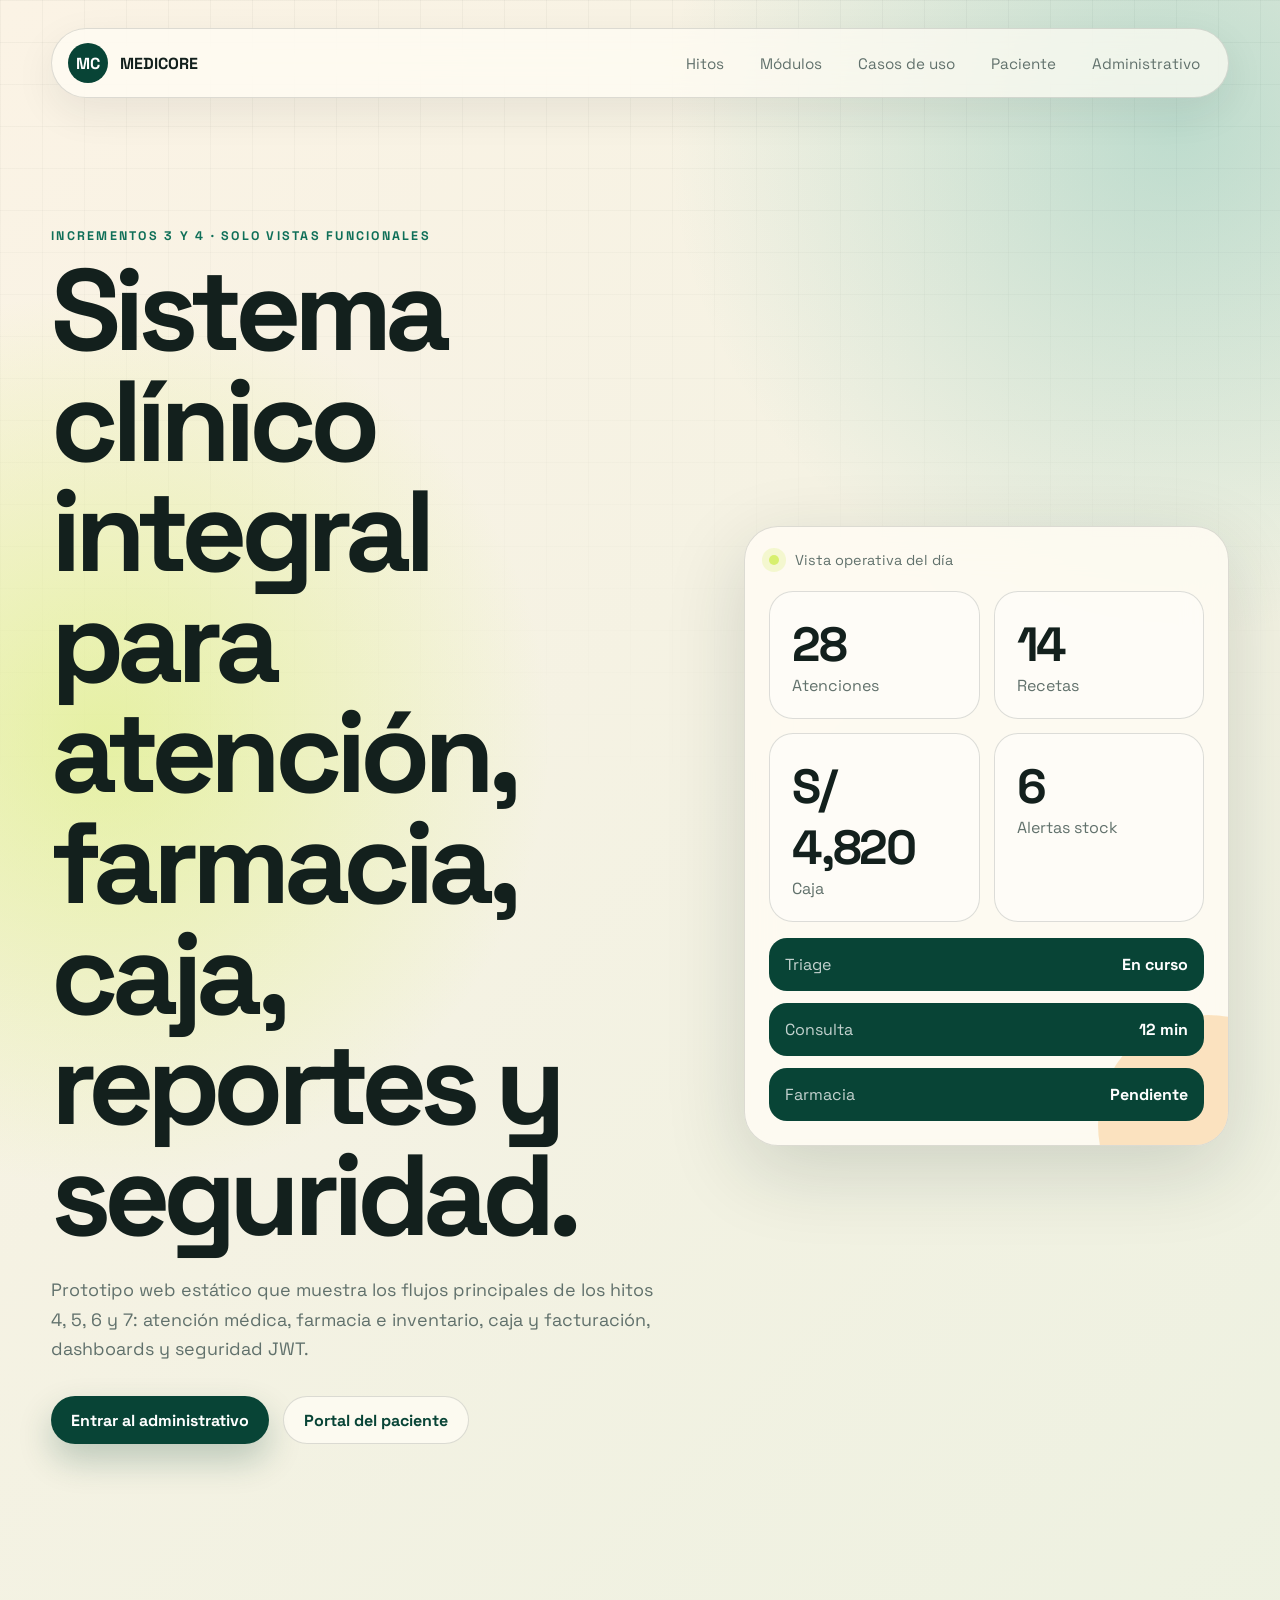
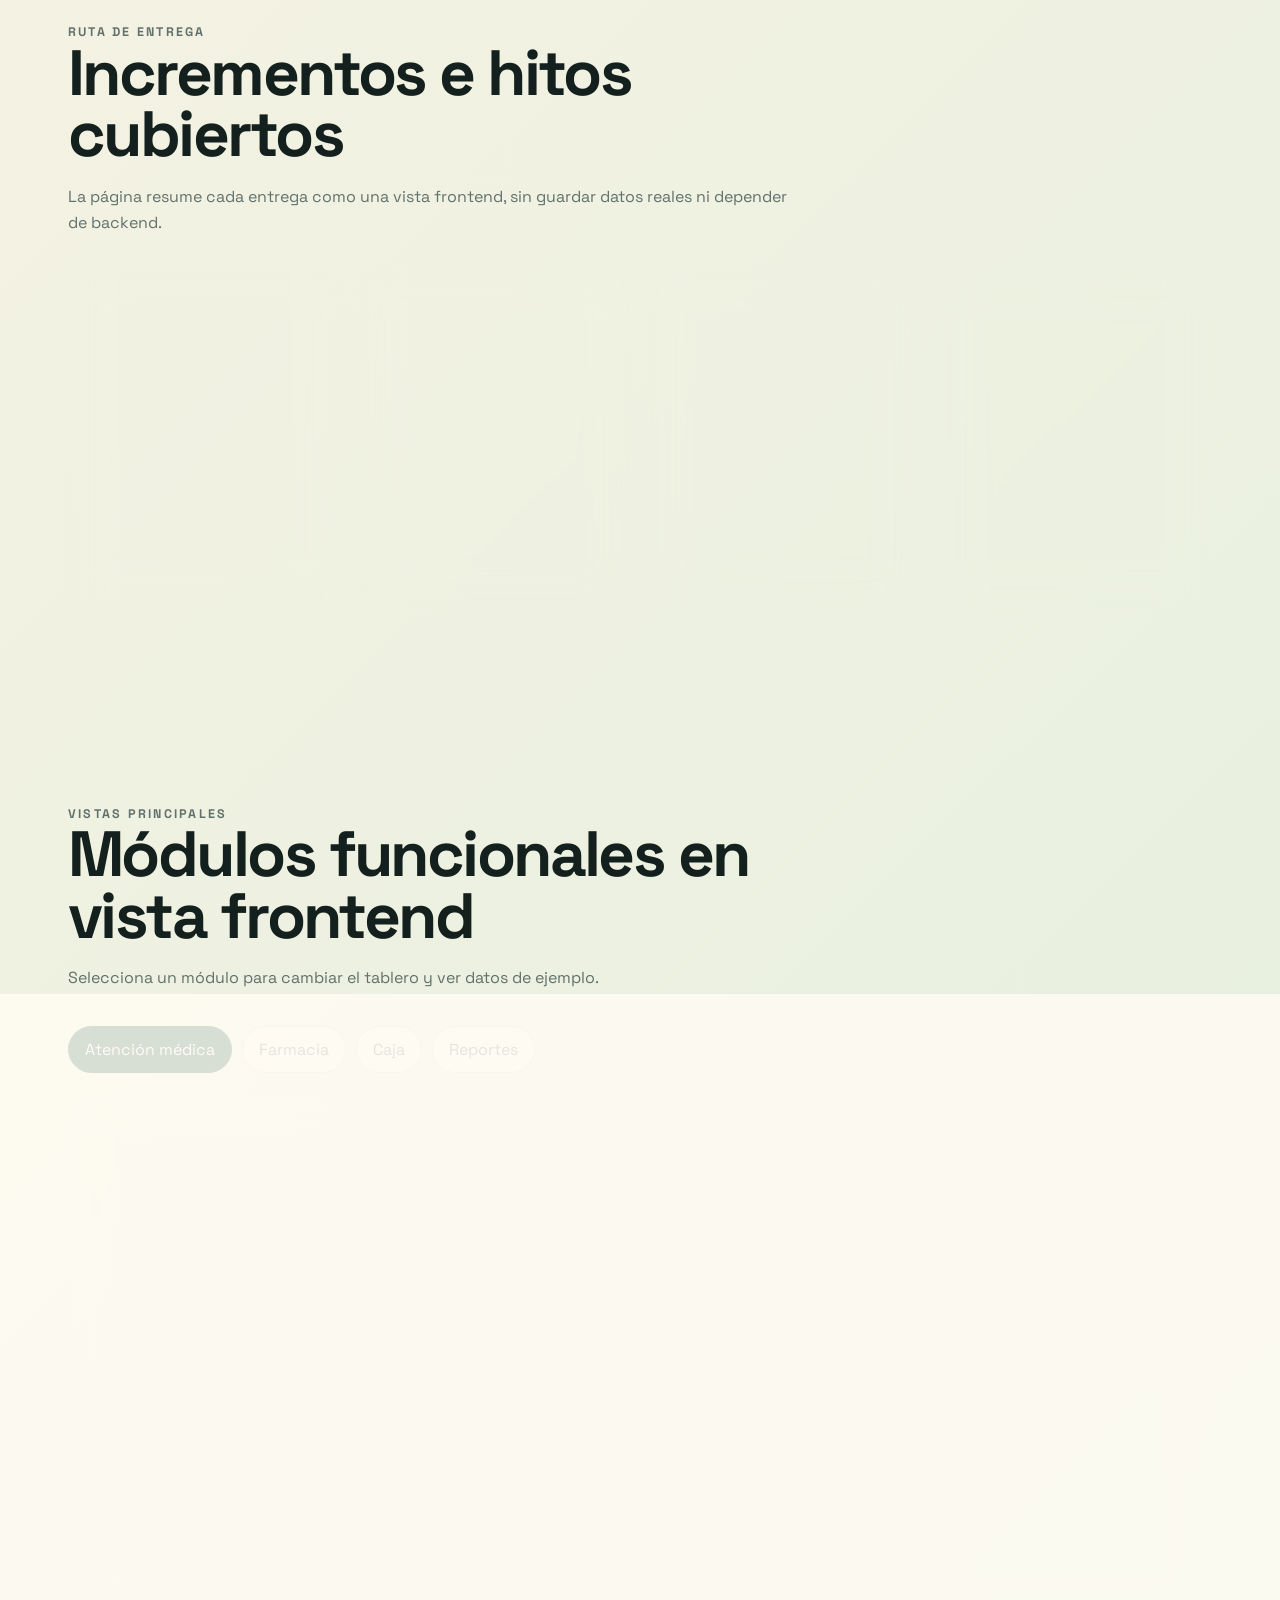
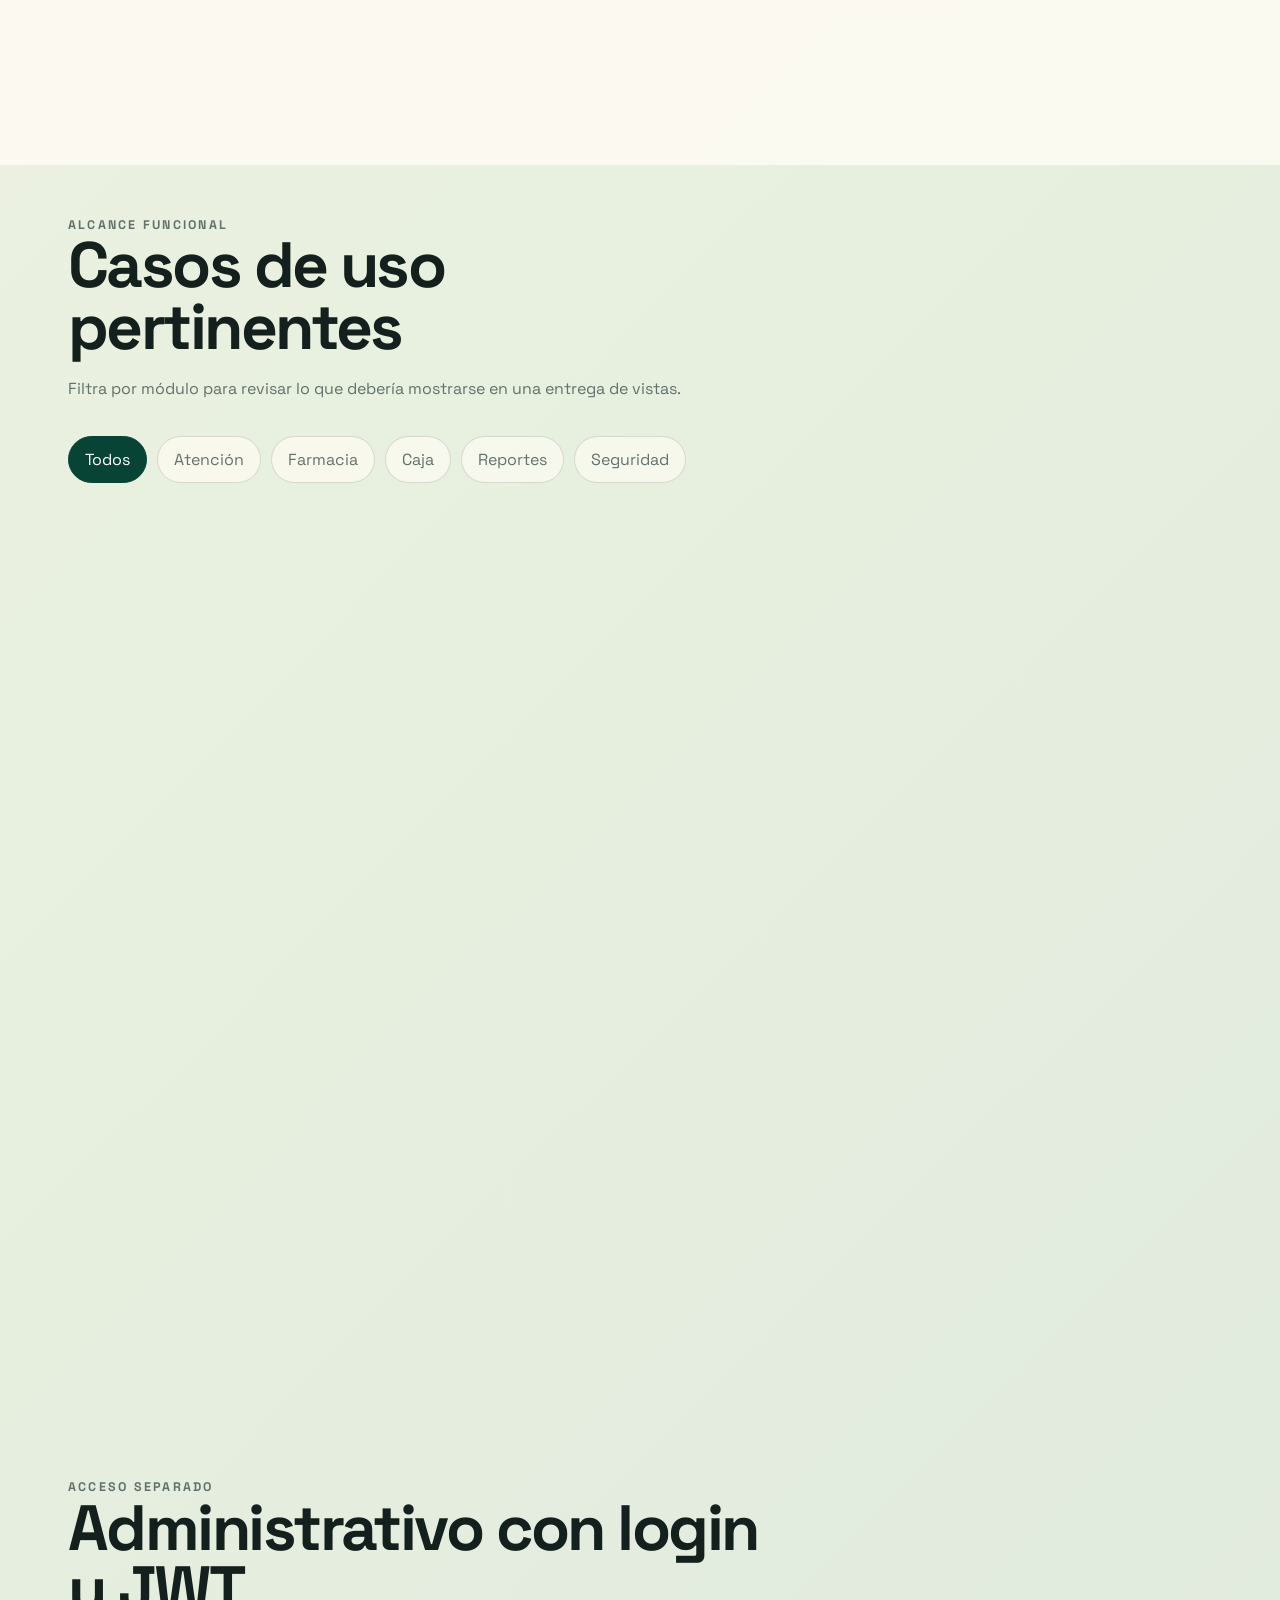
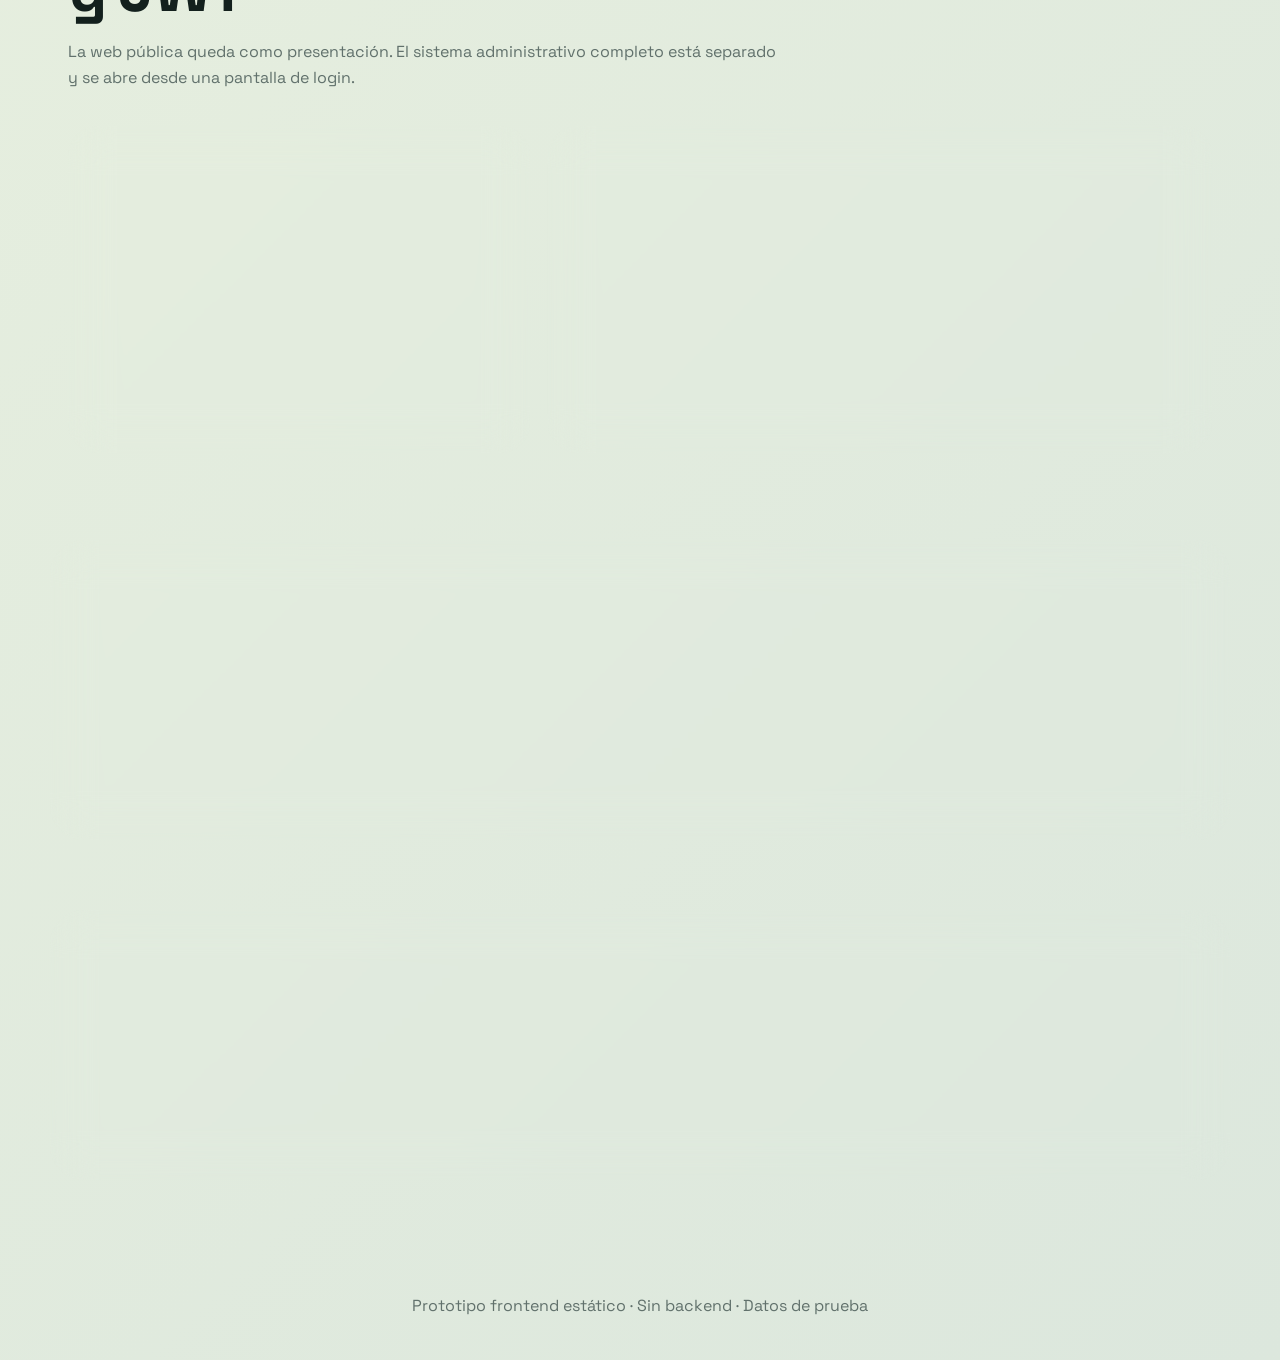
<file: index.html>
<!doctype html>
<html lang="es">
  <head>
    <meta charset="UTF-8" />
    <meta name="viewport" content="width=device-width, initial-scale=1.0" />
    <title>MEDICORE | Hitos 4 al 7</title>
    <link rel="preconnect" href="https://fonts.googleapis.com" />
    <link rel="preconnect" href="https://fonts.gstatic.com" crossorigin />
    <link
      href="https://fonts.googleapis.com/css2?family=DM+Serif+Display:ital@0;1&family=Space+Grotesk:wght@400;500;600;700&display=swap"
      rel="stylesheet"
    />
    <link rel="stylesheet" href="assets/css/styles.css" />
  </head>
  <body>
    <header class="hero">
      <nav class="topbar" aria-label="Navegación principal">
        <a class="brand" href="#inicio" aria-label="Ir al inicio">
          <span class="brand-mark">MC</span>
          <span>MEDICORE</span>
        </a>
        <div class="nav-links">
          <a href="#hitos">Hitos</a>
          <a href="#modulos">Módulos</a>
          <a href="#casos">Casos de uso</a>
          <a href="paciente.html">Paciente</a>
          <a href="admin.html">Administrativo</a>
        </div>
      </nav>

      <section id="inicio" class="hero-grid">
        <div class="hero-copy reveal">
          <p class="eyebrow">Incrementos 3 y 4 · Solo vistas funcionales</p>
          <h1>Sistema clínico integral para atención, farmacia, caja, reportes y seguridad.</h1>
          <p class="hero-text">
            Prototipo web estático que muestra los flujos principales de los hitos 4, 5, 6 y 7:
            atención médica, farmacia e inventario, caja y facturación, dashboards y seguridad JWT.
          </p>
          <div class="hero-actions">
            <a class="button primary" href="admin.html">Entrar al administrativo</a>
            <a class="button secondary" href="paciente.html">Portal del paciente</a>
          </div>
        </div>

        <div class="command-center reveal delay-1" aria-label="Resumen operativo">
          <div class="panel-header">
            <span class="status-dot"></span>
            <span>Vista operativa del día</span>
          </div>
          <div class="metric-grid">
            <article>
              <strong>28</strong>
              <span>Atenciones</span>
            </article>
            <article>
              <strong>14</strong>
              <span>Recetas</span>
            </article>
            <article>
              <strong>S/ 4,820</strong>
              <span>Caja</span>
            </article>
            <article>
              <strong>6</strong>
              <span>Alertas stock</span>
            </article>
          </div>
          <div class="patient-flow">
            <div>
              <span>Triage</span>
              <b>En curso</b>
            </div>
            <div>
              <span>Consulta</span>
              <b>12 min</b>
            </div>
            <div>
              <span>Farmacia</span>
              <b>Pendiente</b>
            </div>
          </div>
        </div>
      </section>
    </header>

    <main>
      <section id="hitos" class="section">
        <div class="section-heading reveal">
          <p class="eyebrow">Ruta de entrega</p>
          <h2>Incrementos e hitos cubiertos</h2>
          <p>
            La página resume cada entrega como una vista frontend, sin guardar datos reales ni depender de backend.
          </p>
        </div>

        <div class="timeline">
          <article class="milestone reveal">
            <span class="milestone-number">H4</span>
            <h3>Módulo de Atención Médica funcional</h3>
            <p>Flujo de consulta, cola de pacientes, triaje, historial, diagnóstico y tratamiento.</p>
          </article>
          <article class="milestone reveal delay-1">
            <span class="milestone-number">H5</span>
            <h3>Módulo de Farmacia operativo</h3>
            <p>Dispensación de recetas, inventario, kardex visual, vencimientos y stock mínimo.</p>
          </article>
          <article class="milestone reveal delay-2">
            <span class="milestone-number">H6</span>
            <h3>Módulo Financiero y Caja funcional</h3>
            <p>Cobros, comprobantes, facturación, arqueo, medios de pago y estados de deuda.</p>
          </article>
          <article class="milestone reveal delay-3">
            <span class="milestone-number">H7</span>
            <h3>Dashboards, reportes y seguridad completados</h3>
            <p>Indicadores, reportes gerenciales, roles, permisos y JWT en pantalla.</p>
          </article>
        </div>
      </section>

      <section id="modulos" class="section modules-section">
        <div class="section-heading reveal">
          <p class="eyebrow">Vistas principales</p>
          <h2>Módulos funcionales en vista frontend</h2>
          <p>Selecciona un módulo para cambiar el tablero y ver datos de ejemplo.</p>
        </div>

        <div class="module-tabs reveal" role="tablist" aria-label="Módulos del sistema">
          <button class="tab active" type="button" data-module="medical" role="tab" aria-selected="true">
            Atención médica
          </button>
          <button class="tab" type="button" data-module="pharmacy" role="tab" aria-selected="false">
            Farmacia
          </button>
          <button class="tab" type="button" data-module="finance" role="tab" aria-selected="false">
            Caja
          </button>
          <button class="tab" type="button" data-module="reports" role="tab" aria-selected="false">
            Reportes
          </button>
        </div>

        <div class="module-board reveal delay-1">
          <aside class="module-summary">
            <span id="moduleTag" class="tag">Hito 4</span>
            <h3 id="moduleTitle">Atención Médica</h3>
            <p id="moduleDescription">
              Controla el recorrido del paciente desde admisión hasta indicaciones médicas.
            </p>
            <ul id="moduleHighlights" class="check-list"></ul>
          </aside>

          <div class="module-preview">
            <div class="preview-header">
              <div>
                <span id="previewLabel">Cola de atención</span>
                <strong id="previewTitle">Pacientes priorizados</strong>
              </div>
              <button class="ghost-button" type="button" id="refreshView">Actualizar vista</button>
            </div>
            <div id="moduleRows" class="data-list" aria-live="polite"></div>
          </div>
        </div>
      </section>

      <section id="casos" class="section cases-section">
        <div class="section-heading reveal">
          <p class="eyebrow">Alcance funcional</p>
          <h2>Casos de uso pertinentes</h2>
          <p>Filtra por módulo para revisar lo que debería mostrarse en una entrega de vistas.</p>
        </div>

        <div class="case-filter reveal" aria-label="Filtro de casos de uso">
          <button class="filter active" type="button" data-filter="all">Todos</button>
          <button class="filter" type="button" data-filter="Atención">Atención</button>
          <button class="filter" type="button" data-filter="Farmacia">Farmacia</button>
          <button class="filter" type="button" data-filter="Caja">Caja</button>
          <button class="filter" type="button" data-filter="Reportes">Reportes</button>
          <button class="filter" type="button" data-filter="Seguridad">Seguridad</button>
        </div>

        <div id="useCaseGrid" class="use-case-grid reveal delay-1"></div>
      </section>

      <section id="seguridad" class="section security-section">
        <div class="section-heading reveal">
          <p class="eyebrow">Acceso separado</p>
          <h2>Administrativo con login y JWT</h2>
          <p>
            La web pública queda como presentación. El sistema administrativo completo está separado
            y se abre desde una pantalla de login.
          </p>
        </div>

        <div class="security-grid">
          <article class="login-card reveal">
            <span class="tag">Área interna</span>
            <h3>Panel administrativo</h3>
            <p>
              Contiene las pantallas de atención médica, farmacia, inventario, caja,
              facturación, reportes, auditoría, usuarios, roles y permisos.
            </p>
            <a class="button primary full" href="admin.html">Ir al login administrativo</a>
          </article>

          <article class="token-card reveal delay-1">
            <div class="panel-header">
              <span class="status-dot"></span>
              <span>Separación de vistas</span>
            </div>
            <pre aria-live="polite">Web pública: presentación y alcance.
Administrativo: login, sidebar, módulos y casos de uso.
Seguridad: JWT visual, roles y permisos sin backend.</pre>
            <div class="permissions">
              <span class="permission">solo frontend</span>
              <span class="permission">sin base de datos</span>
              <span class="permission">sin autenticación real</span>
            </div>
          </article>
        </div>
      </section>

      <section class="section patient-public-card reveal">
        <div>
          <p class="eyebrow">Portal web del paciente</p>
          <h2>Citas, historia, recetas y pagos para pacientes.</h2>
          <p>
            Vista separada para que el paciente consulte sus próximas citas, revise recetas,
            vea pagos pendientes y actualice sus datos personales sin acceder al administrativo.
          </p>
        </div>
        <a class="button primary" href="paciente.html">Abrir portal del paciente</a>
      </section>

      <section class="section report-strip reveal">
        <div>
          <p class="eyebrow">Dashboard ejecutivo</p>
          <h2>Indicadores listos para reportes</h2>
        </div>
        <div class="chart-card">
          <span>Atenciones</span>
          <div class="bar" style="--value: 82%"></div>
        </div>
        <div class="chart-card">
          <span>Ventas farmacia</span>
          <div class="bar" style="--value: 67%"></div>
        </div>
        <div class="chart-card">
          <span>Recaudación</span>
          <div class="bar" style="--value: 74%"></div>
        </div>
      </section>
    </main>

    <footer class="footer">
      <p>Prototipo frontend estático · Sin backend · Datos de prueba</p>
    </footer>

    <script src="assets/js/shared.js"></script>
    <script src="assets/js/public.js"></script>
  </body>
</html>
</file>
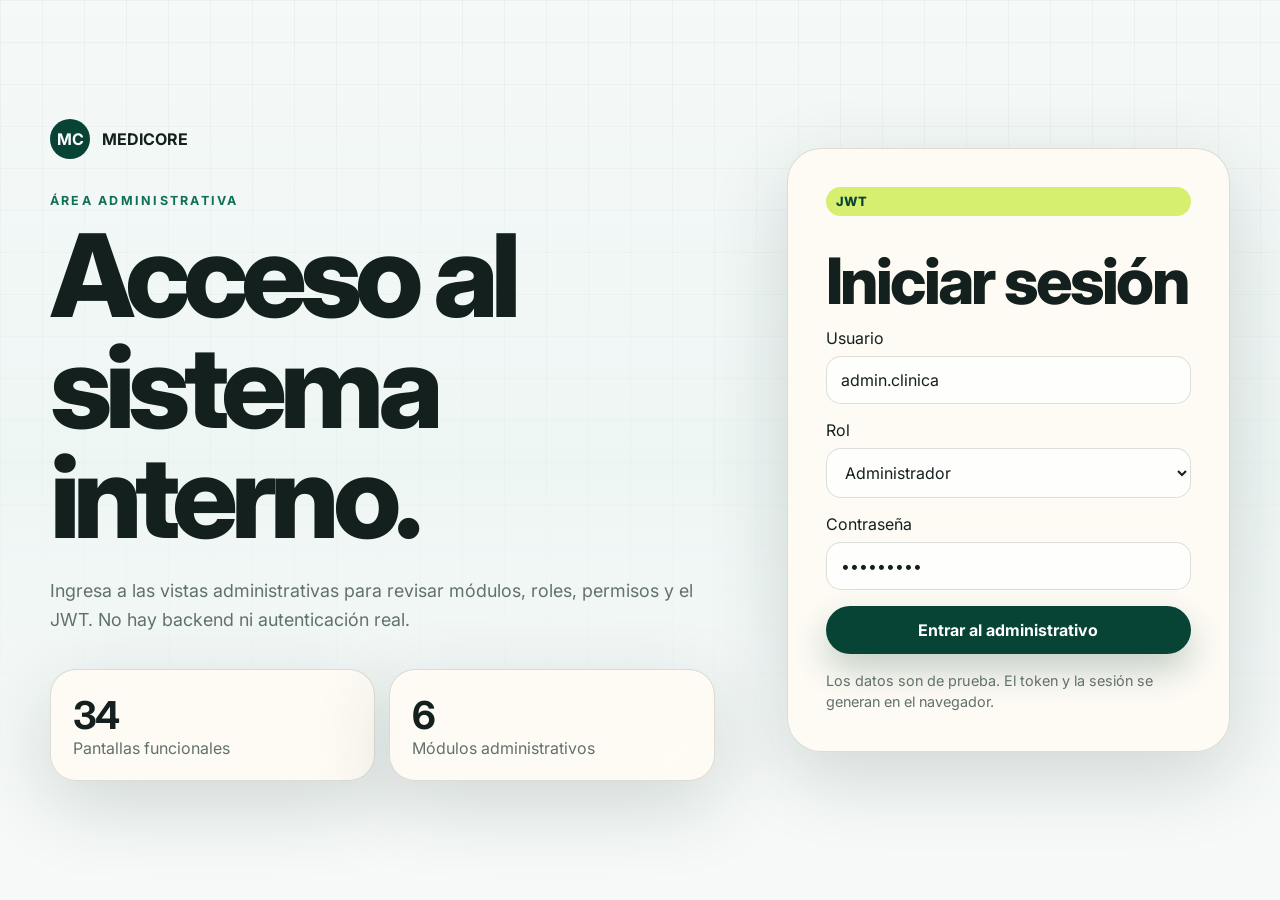
<file: admin.html>
<!doctype html>
<html lang="es">
  <head>
    <meta charset="UTF-8" />
    <meta name="viewport" content="width=device-width, initial-scale=1.0" />
    <title>MEDICORE | Administrativo</title>
    <link rel="preconnect" href="https://fonts.googleapis.com" />
    <link rel="preconnect" href="https://fonts.gstatic.com" crossorigin />
    <link
      href="https://fonts.googleapis.com/css2?family=Inter:wght@400;500;600;700;800&display=swap"
      rel="stylesheet"
    />
    <link rel="stylesheet" href="assets/css/styles.css" />
  </head>
  <body class="admin-body">
    <main id="adminLogin" class="admin-login">
      <section class="login-hero">
        <a class="brand" href="index.html" aria-label="Volver al sitio público">
          <span class="brand-mark">MC</span>
          <span>MEDICORE</span>
        </a>
        <div>
          <p class="eyebrow">Área administrativa</p>
          <h1>Acceso al sistema interno.</h1>
          <p class="hero-text">
            Ingresa a las vistas administrativas para revisar módulos, roles,
            permisos y el JWT. No hay backend ni autenticación real.
          </p>
        </div>
        <div class="login-feature-grid">
          <article>
            <strong>34</strong>
            <span>Pantallas funcionales</span>
          </article>
          <article>
            <strong>6</strong>
            <span>Módulos administrativos</span>
          </article>
        </div>
      </section>

      <form id="adminLoginForm" class="admin-login-card">
        <span class="tag">JWT</span>
        <h2>Iniciar sesión</h2>
        <label>
          Usuario
          <input id="loginUser" type="text" value="admin.clinica" />
        </label>
        <label>
          Rol
          <select id="loginRole">
            <option value="Administrador">Administrador</option>
            <option value="Médico">Médico</option>
            <option value="Enfermería">Enfermería</option>
            <option value="Recepción">Recepción</option>
            <option value="Farmacia">Farmacia</option>
            <option value="Caja">Caja</option>
            <option value="Gerencia">Gerencia</option>
            <option value="Auditor médico">Auditor médico</option>
          </select>
        </label>
        <label>
          Contraseña
          <input type="password" value="123456789" />
        </label>
        <button class="button primary full" type="submit">Entrar al administrativo</button>
        <p class="form-note">Los datos son de prueba. El token y la sesión se generan en el navegador.</p>
      </form>
    </main>

    <section id="adminShell" class="admin-shell hidden" aria-label="Panel administrativo">
      <aside class="admin-sidebar">
        <a class="brand" href="index.html">
          <span class="brand-mark">MC</span>
          <span>MEDICORE</span>
        </a>
        <nav id="adminNav" class="admin-nav" aria-label="Módulos administrativos"></nav>
      </aside>

      <div class="admin-main">
        <header class="admin-topbar">
          <div>
            <p id="currentModule" class="eyebrow">Dashboard</p>
            <h2 id="currentTitle">Resumen operativo</h2>
          </div>
          <div class="admin-actions">
            <div class="topbar-menu">
              <button id="notificationButton" class="icon-button" type="button" aria-label="Ver notificaciones">
                <svg class="topbar-svg" viewBox="0 0 24 24" aria-hidden="true">
                  <path d="M10.27 21a2 2 0 0 0 3.46 0" />
                  <path d="M3.26 15.33A1 1 0 0 0 4 17h16a1 1 0 0 0 .74-1.67C19.41 13.85 18 12.5 18 8a6 6 0 0 0-12 0c0 4.5-1.41 5.85-2.74 7.33" />
                </svg>
                <span class="notification-count">3</span>
              </button>
              <div id="notificationMenu" class="dropdown-panel notifications-panel hidden">
                <strong>Notificaciones</strong>
                <article>
                  <span>Stock crítico</span>
                  <small>Paracetamol bajo mínimo.</small>
                </article>
                <article>
                  <span>Cita pendiente</span>
                  <small>6 pacientes por confirmar.</small>
                </article>
                <article>
                  <span>Caja</span>
                  <small>Arqueo de turno listo.</small>
                </article>
              </div>
            </div>

            <div class="topbar-menu">
              <button id="profileButton" class="profile-button" type="button" aria-label="Abrir perfil">
                <span class="profile-avatar">AD</span>
                <strong id="topbarUser">admin.clinica</strong>
                <span class="profile-chevron"></span>
              </button>
              <div id="profileMenu" class="dropdown-panel profile-panel hidden">
                <div class="profile-menu-head">
                  <span class="profile-avatar large">AD</span>
                  <div>
                    <strong id="profileMenuUser">admin.clinica</strong>
                    <small id="profileMenuRole">Administrador</small>
                  </div>
                </div>
                <button type="button" data-profile-action="perfil">Mi perfil</button>
                <button id="openJwt" type="button">Ver JWT</button>
                <button type="button" data-profile-action="preferencias">Preferencias</button>
                <button id="logoutButton" class="danger" type="button">Cerrar sesión</button>
              </div>
            </div>
          </div>
        </header>

        <section id="adminContent" class="admin-content" aria-live="polite"></section>
      </div>

      <aside id="jwtDrawer" class="jwt-drawer" aria-label="Token JWT">
        <div class="drawer-header">
          <div>
            <p class="eyebrow">Seguridad</p>
            <h3>JWT</h3>
          </div>
          <button id="closeJwt" class="ghost-button" type="button">Cerrar</button>
        </div>
        <pre id="adminJwt"></pre>
        <div id="adminPermissions" class="permissions"></div>
      </aside>
    </section>

    <script src="assets/js/shared.js"></script>
    <script src="gestion-citas-agenda/citas-agenda.js"></script>
    <script src="historia-clinica-recetas/historia-recetas.js"></script>
    <script src="farmacia-inventario/farmacia-inventario.js"></script>
    <script src="caja-facturacion/caja-facturacion.js"></script>
    <script src="dashboards-reportes/dashboards-reportes.js"></script>
    <script src="seguridad-usuarios/seguridad-usuarios.js"></script>
    <script src="assets/js/admin.js"></script>
  </body>
</html>
</file>
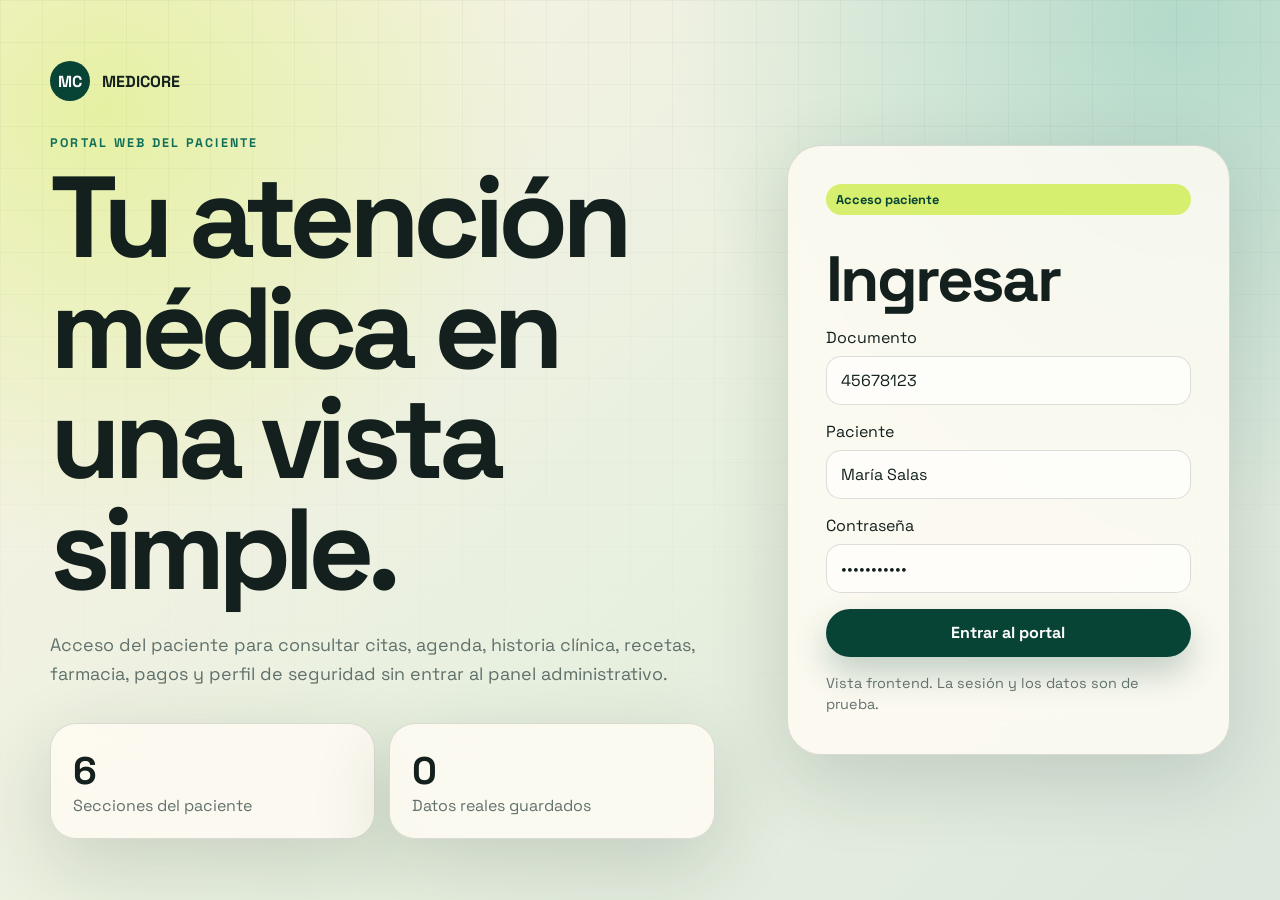
<file: paciente.html>
<!doctype html>
<html lang="es">
  <head>
    <meta charset="UTF-8" />
    <meta name="viewport" content="width=device-width, initial-scale=1.0" />
    <title>MEDICORE | Portal del Paciente</title>
    <link rel="preconnect" href="https://fonts.googleapis.com" />
    <link rel="preconnect" href="https://fonts.gstatic.com" crossorigin />
    <link
      href="https://fonts.googleapis.com/css2?family=DM+Serif+Display:ital@0;1&family=Space+Grotesk:wght@400;500;600;700&display=swap"
      rel="stylesheet"
    />
    <link rel="stylesheet" href="assets/css/styles.css" />
  </head>
  <body class="patient-body">
    <main id="patientLogin" class="admin-login patient-login">
      <section class="login-hero">
        <a class="brand" href="index.html" aria-label="Volver al sitio público">
          <span class="brand-mark">MC</span>
          <span>MEDICORE</span>
        </a>
        <div>
          <p class="eyebrow">Portal web del paciente</p>
          <h1>Tu atención médica en una vista simple.</h1>
          <p class="hero-text">
            Acceso del paciente para consultar citas, agenda, historia clínica, recetas,
            farmacia, pagos y perfil de seguridad sin entrar al panel administrativo.
          </p>
        </div>
        <div class="login-feature-grid">
          <article>
            <strong>6</strong>
            <span>Secciones del paciente</span>
          </article>
          <article>
            <strong>0</strong>
            <span>Datos reales guardados</span>
          </article>
        </div>
      </section>

      <form id="patientLoginForm" class="admin-login-card">
        <span class="tag">Acceso paciente</span>
        <h2>Ingresar</h2>
        <label>
          Documento
          <input id="patientDocument" type="text" value="45678123" />
        </label>
        <label>
          Paciente
          <input id="patientNameInput" type="text" value="María Salas" />
        </label>
        <label>
          Contraseña
          <input type="password" value="paciente123" />
        </label>
        <button class="button primary full" type="submit">Entrar al portal</button>
        <p class="form-note">Vista frontend. La sesión y los datos son de prueba.</p>
      </form>
    </main>

    <section id="patientShell" class="patient-shell hidden">
      <header class="patient-topbar">
        <a class="brand" href="index.html">
          <span class="brand-mark">MC</span>
          <span>MEDICORE Paciente</span>
        </a>
        <nav id="patientNav" class="patient-nav" aria-label="Navegación del paciente"></nav>
        <button id="patientLogout" class="ghost-button danger" type="button">Salir</button>
      </header>

      <main class="patient-main">
        <section class="patient-welcome">
          <div>
            <p class="eyebrow">Sesión del paciente</p>
            <h1 id="patientName">María Salas</h1>
            <p>Consulta tus servicios activos y realiza acciones de prueba desde cada sección.</p>
          </div>
          <div class="patient-id-card">
            <span>Documento</span>
            <strong id="patientDoc">45678123</strong>
            <small>Paciente activo</small>
          </div>
        </section>

        <section id="patientContent" class="patient-content" aria-live="polite"></section>
      </main>
    </section>

    <script src="assets/js/shared.js"></script>
    <script src="portal-web-paciente/portal-paciente.js"></script>
  </body>
</html>
</file>
<file: assets/css/styles.css>
:root {
  --ink: #13201d;
  --muted: #61716c;
  --paper: #f7f0e4;
  --card: rgba(255, 252, 244, 0.84);
  --line: rgba(19, 32, 29, 0.14);
  --green: #0f6f58;
  --green-dark: #084436;
  --lime: #d7ef6e;
  --amber: #f2a541;
  --teal: #0d9488;
  --red: #c94f3d;
  --shadow: 0 24px 80px rgba(21, 42, 36, 0.16);
}

* {
  box-sizing: border-box;
}

html {
  scroll-behavior: smooth;
}

body {
  margin: 0;
  color: var(--ink);
  font-family: "Inter", "Space Grotesk", "Trebuchet MS", sans-serif;
  background:
    radial-gradient(circle at 8% 12%, rgba(215, 239, 110, 0.55), transparent 28rem),
    radial-gradient(circle at 92% 2%, rgba(13, 148, 136, 0.24), transparent 32rem),
    linear-gradient(135deg, #fbf3e5 0%, #e8f0df 54%, #dce7dd 100%);
}

body::before {
  position: fixed;
  inset: 0;
  z-index: -1;
  pointer-events: none;
  content: "";
  background-image:
    linear-gradient(rgba(19, 32, 29, 0.035) 1px, transparent 1px),
    linear-gradient(90deg, rgba(19, 32, 29, 0.035) 1px, transparent 1px);
  background-size: 42px 42px;
  mask-image: linear-gradient(to bottom, black, transparent 90%);
}

a {
  color: inherit;
  text-decoration: none;
}

button,
input,
select,
textarea {
  font: inherit;
}

.hero {
  min-height: 100vh;
  padding: 28px clamp(18px, 4vw, 64px) 72px;
}

.topbar,
.hero-grid,
.section,
.footer {
  width: min(1180px, 100%);
  margin-inline: auto;
}

.topbar {
  display: flex;
  align-items: center;
  justify-content: space-between;
  gap: 22px;
  padding: 14px 16px;
  border: 1px solid var(--line);
  border-radius: 999px;
  background: rgba(255, 252, 244, 0.72);
  backdrop-filter: blur(18px);
  box-shadow: 0 14px 40px rgba(21, 42, 36, 0.08);
}

.brand,
.nav-links {
  display: flex;
  align-items: center;
  gap: 12px;
}

.brand {
  font-weight: 700;
}

.brand-mark {
  display: grid;
  width: 40px;
  height: 40px;
  place-items: center;
  color: #fff;
  border-radius: 50%;
  background: var(--green-dark);
}

.nav-links {
  color: var(--muted);
  font-size: 0.95rem;
}

.nav-links a {
  padding: 10px 12px;
  border-radius: 999px;
}

.nav-links a:hover {
  color: var(--ink);
  background: rgba(15, 111, 88, 0.1);
}

.hero-grid {
  display: grid;
  grid-template-columns: minmax(0, 1.12fr) minmax(330px, 0.88fr);
  gap: clamp(28px, 6vw, 78px);
  align-items: center;
  padding-top: clamp(60px, 11vw, 130px);
}

.eyebrow {
  margin: 0 0 12px;
  color: var(--green);
  font-size: 0.78rem;
  font-weight: 700;
  letter-spacing: 0.18em;
  text-transform: uppercase;
}

h1,
h2,
h3 {
  margin: 0;
  line-height: 0.96;
}

h1,
h2 {
  font-family: inherit;
  font-weight: 800;
}

h1 {
  max-width: 820px;
  font-size: clamp(3.7rem, 9vw, 7.5rem);
  letter-spacing: -0.06em;
}

h2 {
  font-size: clamp(2.5rem, 5vw, 4.7rem);
  letter-spacing: -0.04em;
}

h3 {
  font-size: clamp(1.25rem, 2vw, 1.65rem);
  letter-spacing: -0.04em;
}

.hero-text,
.section-heading p,
.module-summary p,
.milestone p {
  color: var(--muted);
  line-height: 1.65;
}

.hero-text {
  max-width: 660px;
  margin: 24px 0 0;
  font-size: 1.12rem;
}

.hero-actions {
  display: flex;
  flex-wrap: wrap;
  gap: 14px;
  margin-top: 32px;
}

.button,
.ghost-button,
.tab,
.filter {
  cursor: pointer;
  border: 0;
}

.button {
  display: inline-flex;
  align-items: center;
  justify-content: center;
  min-height: 48px;
  padding: 0 20px;
  border-radius: 999px;
  font-weight: 700;
}

.button.primary {
  color: #fff;
  background: var(--green-dark);
  box-shadow: 0 16px 34px rgba(8, 68, 54, 0.24);
}

.button.secondary {
  color: var(--green-dark);
  background: rgba(255, 252, 244, 0.75);
  border: 1px solid var(--line);
}

.full {
  width: 100%;
}

.command-center,
.module-board,
.login-card,
.token-card,
.report-strip,
.milestone,
.use-case-card {
  border: 1px solid var(--line);
  background: var(--card);
  box-shadow: var(--shadow);
  backdrop-filter: blur(20px);
}

.command-center {
  position: relative;
  overflow: hidden;
  padding: 24px;
  border-radius: 34px;
}

.command-center::after {
  position: absolute;
  right: -90px;
  bottom: -90px;
  width: 220px;
  height: 220px;
  content: "";
  border-radius: 50%;
  background: rgba(242, 165, 65, 0.28);
}

.panel-header,
.preview-header {
  display: flex;
  align-items: center;
  justify-content: space-between;
  gap: 16px;
}

.panel-header {
  justify-content: flex-start;
  color: var(--muted);
  font-size: 0.9rem;
}

.status-dot {
  width: 10px;
  height: 10px;
  border-radius: 50%;
  background: var(--lime);
  box-shadow: 0 0 0 7px rgba(215, 239, 110, 0.25);
}

.metric-grid {
  display: grid;
  grid-template-columns: repeat(2, 1fr);
  gap: 14px;
  margin-top: 22px;
}

.metric-grid article {
  padding: 22px;
  border: 1px solid var(--line);
  border-radius: 24px;
  background: rgba(255, 255, 255, 0.42);
}

.metric-grid strong {
  display: block;
  font-size: clamp(1.8rem, 4vw, 3rem);
  letter-spacing: -0.05em;
}

.metric-grid span,
.patient-flow span,
.chart-card span {
  color: var(--muted);
}

.patient-flow {
  position: relative;
  z-index: 1;
  display: grid;
  gap: 12px;
  margin-top: 16px;
}

.patient-flow div {
  display: flex;
  align-items: center;
  justify-content: space-between;
  padding: 16px;
  border-radius: 18px;
  background: var(--green-dark);
  color: #fff;
}

.patient-flow span {
  color: rgba(255, 255, 255, 0.76);
}

.section {
  padding: 88px clamp(18px, 4vw, 0px);
}

.section-heading {
  max-width: 720px;
  margin-bottom: 34px;
}

.section-heading p {
  margin: 18px 0 0;
}

.timeline {
  display: grid;
  grid-template-columns: repeat(4, 1fr);
  gap: 16px;
}

.milestone {
  min-height: 260px;
  padding: 24px;
  border-radius: 30px;
}

.milestone-number {
  display: inline-flex;
  align-items: center;
  justify-content: center;
  width: 54px;
  height: 54px;
  margin-bottom: 26px;
  color: var(--green-dark);
  border-radius: 18px;
  background: var(--lime);
  font-weight: 800;
}

.module-tabs,
.case-filter {
  display: flex;
  flex-wrap: wrap;
  gap: 10px;
  margin-bottom: 18px;
}

.tab,
.filter {
  padding: 12px 16px;
  color: var(--muted);
  border: 1px solid var(--line);
  border-radius: 999px;
  background: rgba(255, 252, 244, 0.68);
}

.tab.active,
.filter.active {
  color: #fff;
  border-color: var(--green-dark);
  background: var(--green-dark);
}

.module-board {
  display: grid;
  grid-template-columns: 0.82fr 1.18fr;
  gap: 18px;
  padding: 18px;
  border-radius: 36px;
}

.module-summary,
.module-preview {
  padding: clamp(20px, 3vw, 30px);
  border-radius: 26px;
}

.module-summary {
  background: var(--green-dark);
  color: #fff;
}

.module-summary p,
.module-summary .check-list {
  color: rgba(255, 255, 255, 0.76);
}

.tag {
  display: inline-flex;
  margin-bottom: 18px;
  padding: 7px 10px;
  border-radius: 999px;
  color: var(--green-dark);
  background: var(--lime);
  font-size: 0.8rem;
  font-weight: 800;
}

.case-badge {
  position: relative;
  display: inline-flex;
  width: fit-content;
  margin-bottom: 16px;
  padding: 7px 11px;
  color: var(--green-dark);
  border: 1px solid rgba(15, 111, 88, 0.18);
  border-radius: 10px;
  background: rgba(215, 239, 110, 0.72);
  box-shadow: 0 10px 24px rgba(8, 68, 54, 0.08);
  font-size: 0.78rem;
  font-weight: 900;
  letter-spacing: 0.04em;
}

.check-list {
  display: grid;
  gap: 12px;
  padding: 0;
  margin: 24px 0 0;
  list-style: none;
}

.check-list li::before {
  margin-right: 10px;
  color: var(--lime);
  content: "✓";
}

.module-preview {
  background: rgba(255, 255, 255, 0.36);
}

.preview-header strong {
  display: block;
  margin-top: 4px;
  font-size: 1.4rem;
}

.preview-header span {
  color: var(--muted);
}

.ghost-button {
  padding: 10px 14px;
  color: var(--green-dark);
  border: 1px solid var(--line);
  border-radius: 999px;
  background: rgba(255, 252, 244, 0.72);
}

.data-list {
  display: grid;
  gap: 12px;
  margin-top: 22px;
}

.data-row {
  display: grid;
  grid-template-columns: 1fr auto;
  gap: 16px;
  align-items: center;
  padding: 16px;
  border: 1px solid var(--line);
  border-radius: 18px;
  background: rgba(255, 252, 244, 0.74);
}

.data-row strong {
  display: block;
  margin-bottom: 4px;
}

.data-row span {
  color: var(--muted);
  font-size: 0.92rem;
}

.pill {
  display: inline-flex;
  min-width: 88px;
  justify-content: center;
  padding: 8px 10px;
  border-radius: 999px;
  color: var(--green-dark);
  background: rgba(215, 239, 110, 0.68);
  font-size: 0.84rem;
  font-weight: 800;
}

.use-case-grid {
  display: grid;
  grid-template-columns: repeat(3, 1fr);
  gap: 16px;
}

.use-case-card {
  display: flex;
  min-height: 250px;
  flex-direction: column;
  padding: 22px;
  border-radius: 26px;
  transition:
    transform 180ms ease,
    box-shadow 180ms ease;
}

.use-case-card:hover {
  transform: translateY(-4px);
  box-shadow: 0 30px 90px rgba(21, 42, 36, 0.22);
}

.use-case-card .case-module {
  width: fit-content;
  margin-bottom: 22px;
  padding: 7px 10px;
  color: var(--green-dark);
  border-radius: 999px;
  background: rgba(215, 239, 110, 0.68);
  font-size: 0.78rem;
  font-weight: 800;
}

.use-case-card p {
  color: var(--muted);
  line-height: 1.55;
}

.use-case-card footer {
  display: flex;
  justify-content: space-between;
  gap: 12px;
  margin-top: auto;
  color: var(--muted);
  font-size: 0.88rem;
}

.security-grid {
  display: grid;
  grid-template-columns: 0.82fr 1.18fr;
  gap: 18px;
}

.login-card,
.token-card {
  padding: clamp(22px, 3vw, 30px);
  border-radius: 30px;
}

.login-card {
  display: grid;
  gap: 16px;
}

.login-card label {
  display: grid;
  gap: 8px;
  color: var(--muted);
}

.login-card input,
.login-card select {
  width: 100%;
  padding: 14px 14px;
  color: var(--ink);
  border: 1px solid var(--line);
  border-radius: 16px;
  background: rgba(255, 255, 255, 0.6);
}

.token-card {
  overflow: hidden;
  background: #101c19;
  color: #e7f8ef;
}

.token-card .panel-header {
  color: rgba(231, 248, 239, 0.72);
}

pre {
  overflow: auto;
  margin: 18px 0;
  padding: 18px;
  border: 1px solid rgba(255, 255, 255, 0.12);
  border-radius: 18px;
  background: rgba(255, 255, 255, 0.06);
  white-space: pre-wrap;
  word-break: break-word;
}

.permissions {
  display: flex;
  flex-wrap: wrap;
  gap: 10px;
}

.permission {
  padding: 8px 10px;
  border-radius: 999px;
  background: rgba(215, 239, 110, 0.14);
  color: #dff58b;
  font-size: 0.86rem;
}

.report-strip {
  display: grid;
  grid-template-columns: 1.2fr repeat(3, 1fr);
  gap: 16px;
  align-items: center;
  margin-bottom: 70px;
  padding: 28px;
  border-radius: 34px;
}

.chart-card {
  display: grid;
  gap: 12px;
  padding: 18px;
  border: 1px solid var(--line);
  border-radius: 20px;
  background: rgba(255, 255, 255, 0.34);
}

.bar {
  position: relative;
  height: 14px;
  overflow: hidden;
  border-radius: 999px;
  background: rgba(19, 32, 29, 0.1);
}

.bar::after {
  position: absolute;
  inset: 0 auto 0 0;
  width: var(--value);
  content: "";
  border-radius: inherit;
  background: linear-gradient(90deg, var(--green), var(--lime));
}

.footer {
  padding: 28px;
  color: var(--muted);
  text-align: center;
}

.hidden {
  display: none !important;
}

.admin-body {
  min-height: 100vh;
  background:
    linear-gradient(180deg, #f5f9f8 0%, #eef6f4 52%, #f8faf9 100%);
}

.lucide-icon {
  width: 18px;
  height: 18px;
  flex: 0 0 auto;
  fill: none;
  stroke: currentColor;
  stroke-linecap: round;
  stroke-linejoin: round;
  stroke-width: 2;
}

.admin-login {
  display: grid;
  width: min(1180px, calc(100% - 36px));
  min-height: 100vh;
  grid-template-columns: minmax(0, 1.08fr) minmax(340px, 0.72fr);
  gap: clamp(28px, 6vw, 72px);
  align-items: center;
  margin-inline: auto;
  padding: 34px 0;
}

.login-hero {
  display: grid;
  gap: 34px;
}

.login-hero .brand {
  width: fit-content;
}

.login-feature-grid,
.admin-metrics {
  display: grid;
  grid-template-columns: repeat(2, 1fr);
  gap: 14px;
}

.login-feature-grid article,
.admin-login-card,
.session-card,
.screen-hero-card,
.admin-metric,
.admin-form-card,
.admin-side-card,
.admin-list-card,
.actor-card {
  border: 1px solid var(--line);
  background: var(--card);
  box-shadow: var(--shadow);
  backdrop-filter: blur(20px);
}

.login-feature-grid article {
  padding: 22px;
  border-radius: 26px;
}

.login-feature-grid strong {
  display: block;
  font-size: 2.4rem;
  letter-spacing: -0.06em;
}

.login-feature-grid span,
.form-note,
.session-card small,
.admin-metric span,
.admin-metric small,
.screen-hero-card p,
.actor-card span,
.admin-form-card label,
.admin-table td,
.admin-side-card .check-list {
  color: var(--muted);
}

.admin-login-card {
  display: grid;
  gap: 16px;
  padding: clamp(24px, 4vw, 38px);
  border-radius: 34px;
}

.admin-login-card h2 {
  font-size: clamp(2.4rem, 5vw, 4.2rem);
}

.admin-login-card label,
.admin-form label {
  display: grid;
  gap: 8px;
}

.admin-login-card input,
.admin-login-card select,
.admin-form input,
.admin-form textarea {
  width: 100%;
  padding: 13px 14px;
  color: var(--ink);
  border: 1px solid var(--line);
  border-radius: 15px;
  background: rgba(255, 255, 255, 0.62);
}

.admin-form textarea {
  min-height: 108px;
  resize: vertical;
}

.form-note {
  margin: 0;
  font-size: 0.9rem;
  line-height: 1.5;
}

.admin-shell {
  display: grid;
  min-height: 100vh;
  grid-template-columns: 340px minmax(0, 1fr);
}

.admin-sidebar {
  position: sticky;
  top: 0;
  display: flex;
  height: 100vh;
  flex-direction: column;
  gap: 16px;
  overflow: auto;
  padding: 22px 18px;
  border-right: 1px solid var(--line);
  background:
    radial-gradient(circle at 20% 0%, rgba(215, 239, 110, 0.34), transparent 16rem),
    linear-gradient(180deg, rgba(255, 252, 244, 0.88), rgba(236, 243, 230, 0.78));
  backdrop-filter: blur(24px);
}

.session-card {
  display: grid;
  gap: 8px;
  padding: 16px;
  border-radius: 22px;
  background:
    linear-gradient(135deg, rgba(8, 68, 54, 0.96), rgba(15, 111, 88, 0.86)),
    var(--green-dark);
  color: #fff;
  box-shadow: 0 18px 44px rgba(8, 68, 54, 0.2);
}

.session-card .tag {
  width: fit-content;
}

.session-card small {
  color: rgba(255, 255, 255, 0.72);
}

.admin-nav {
  display: grid;
  gap: 12px;
  padding-bottom: 24px;
}

.nav-group {
  display: grid;
  overflow: hidden;
  border: 1px solid rgba(19, 32, 29, 0.1);
  border-radius: 24px;
  background: rgba(255, 252, 244, 0.46);
  box-shadow: 0 14px 34px rgba(21, 42, 36, 0.07);
  transition:
    border-color 180ms ease,
    background 180ms ease,
    transform 180ms ease,
    box-shadow 180ms ease;
}

.nav-group:hover {
  transform: translateY(-1px);
  box-shadow: 0 20px 46px rgba(21, 42, 36, 0.1);
}

.nav-group.open {
  border-color: rgba(15, 111, 88, 0.22);
  background: rgba(255, 252, 244, 0.78);
}

.nav-group-toggle {
  display: flex;
  width: 100%;
  align-items: center;
  gap: 12px;
  padding: 12px;
  cursor: pointer;
  color: var(--ink);
  border: 0;
  background: transparent;
  text-align: left;
}

.nav-group-icon {
  display: grid;
  width: 44px;
  height: 44px;
  flex: 0 0 auto;
  place-items: center;
  border: 1px solid rgba(15, 111, 88, 0.16);
  border-radius: 16px;
  background:
    radial-gradient(circle at 30% 20%, rgba(215, 239, 110, 0.9), transparent 1.7rem),
    rgba(15, 111, 88, 0.1);
  color: var(--green-dark);
}

.nav-group-icon svg {
  width: 22px;
  height: 22px;
  fill: none;
  stroke: currentColor;
  stroke-linecap: round;
  stroke-linejoin: round;
  stroke-width: 2;
}

.nav-group-copy {
  display: grid;
  flex: 1;
  gap: 4px;
  min-width: 0;
}

.nav-group-copy small {
  color: var(--green);
  font-size: 0.68rem;
  font-weight: 800;
  letter-spacing: 0.14em;
  text-transform: uppercase;
}

.nav-group-copy strong {
  overflow: hidden;
  font-size: 0.94rem;
  letter-spacing: -0.03em;
  text-overflow: ellipsis;
  white-space: nowrap;
}

.nav-group-toggle b {
  display: grid;
  width: 30px;
  height: 30px;
  flex: 0 0 auto;
  place-items: center;
  border-radius: 999px;
  background: rgba(15, 111, 88, 0.08);
  color: var(--green-dark);
  font-size: 0.82rem;
}

.nav-group-toggle::after {
  content: "";
  width: 8px;
  height: 8px;
  border-right: 2px solid var(--muted);
  border-bottom: 2px solid var(--muted);
  transform: rotate(45deg);
  transition: transform 180ms ease;
}

.nav-group.open .nav-group-toggle::after {
  transform: rotate(225deg);
}

.nav-group-panel {
  display: none;
  gap: 7px;
  padding: 0 10px 12px 18px;
}

.nav-group.open .nav-group-panel {
  display: grid;
}

.admin-nav-button {
  position: relative;
  display: flex;
  gap: 10px;
  width: 100%;
  align-items: flex-start;
  padding: 11px 12px;
  cursor: pointer;
  text-align: left;
  color: var(--ink);
  border: 1px solid transparent;
  border-radius: 18px;
  background: transparent;
  transition:
    background 160ms ease,
    border-color 160ms ease,
    color 160ms ease,
    transform 160ms ease;
}

.admin-nav-button > span:last-child {
  display: grid;
  gap: 3px;
}

.admin-nav-button small {
  color: var(--muted);
  font-size: 0.72rem;
}

.screen-dot {
  width: 8px;
  height: 8px;
  flex: 0 0 auto;
  margin-top: 7px;
  border-radius: 999px;
  background: rgba(15, 111, 88, 0.32);
  box-shadow: 0 0 0 5px rgba(15, 111, 88, 0.07);
}

.admin-nav-button:hover,
.admin-nav-button.active {
  border-color: rgba(15, 111, 88, 0.16);
  background: rgba(15, 111, 88, 0.08);
  transform: translateX(2px);
}

.admin-nav-button.active {
  color: #fff;
  border-color: rgba(8, 68, 54, 0.24);
  background:
    linear-gradient(135deg, var(--green-dark), #0f6f58),
    var(--green-dark);
  box-shadow: 0 14px 28px rgba(8, 68, 54, 0.18);
}

.admin-nav-button.active small {
  color: rgba(255, 255, 255, 0.72);
}

.admin-nav-button.active .screen-dot {
  background: var(--lime);
  box-shadow: 0 0 0 5px rgba(215, 239, 110, 0.18);
}

.admin-main {
  min-width: 0;
  padding: 24px;
}

.admin-topbar {
  position: sticky;
  top: 0;
  z-index: 5;
  display: flex;
  align-items: center;
  justify-content: space-between;
  gap: 18px;
  padding: 18px 0 22px;
  background: linear-gradient(180deg, rgba(241, 239, 223, 0.95), rgba(241, 239, 223, 0.78) 70%, transparent);
  backdrop-filter: blur(10px);
}

.admin-topbar h2 {
  font-size: clamp(2rem, 4vw, 3.8rem);
}

.admin-actions,
.table-actions {
  display: flex;
  flex-wrap: wrap;
  gap: 10px;
}

.admin-actions {
  align-items: center;
}

.topbar-menu {
  position: relative;
}

.icon-button,
.profile-button {
  cursor: pointer;
  border: 1px solid var(--line);
  background: rgba(255, 252, 244, 0.78);
  box-shadow: 0 14px 36px rgba(21, 42, 36, 0.08);
}

.icon-button {
  position: relative;
  display: grid;
  width: 48px;
  height: 48px;
  place-items: center;
  border-radius: 999px;
}

.topbar-svg {
  width: 21px;
  height: 21px;
  fill: none;
  stroke: var(--green-dark);
  stroke-linecap: round;
  stroke-linejoin: round;
  stroke-width: 2;
}

.icon-bell {
  position: relative;
  width: 18px;
  height: 18px;
  border: 2px solid var(--green-dark);
  border-bottom: 0;
  border-radius: 12px 12px 6px 6px;
}

.icon-bell::before {
  position: absolute;
  left: 50%;
  bottom: -6px;
  width: 12px;
  height: 2px;
  content: "";
  border-radius: 999px;
  background: var(--green-dark);
  transform: translateX(-50%);
}

.icon-bell::after {
  position: absolute;
  left: 50%;
  bottom: -10px;
  width: 5px;
  height: 5px;
  content: "";
  border-radius: 50%;
  background: var(--green-dark);
  transform: translateX(-50%);
}

.notification-count {
  position: absolute;
  top: -4px;
  right: -2px;
  display: grid;
  min-width: 22px;
  height: 22px;
  place-items: center;
  padding: 0 6px;
  color: var(--green-dark);
  border: 2px solid rgba(255, 252, 244, 0.95);
  border-radius: 999px;
  background: var(--lime);
  font-size: 0.72rem;
  font-weight: 800;
}

.profile-button {
  display: flex;
  align-items: center;
  gap: 8px;
  min-height: 50px;
  max-width: 250px;
  padding: 6px 12px 6px 6px;
  border-radius: 999px;
  color: var(--ink);
  text-align: left;
}

.profile-button > strong {
  overflow: hidden;
  max-width: 150px;
  font-size: 0.92rem;
  text-overflow: ellipsis;
  white-space: nowrap;
}

.profile-button small,
.profile-menu-head small {
  color: var(--muted);
}

.profile-avatar {
  display: grid;
  width: 38px;
  height: 38px;
  place-items: center;
  color: #fff;
  border-radius: 50%;
  background: var(--green-dark);
  font-size: 0.78rem;
  font-weight: 800;
}

.profile-chevron {
  width: 8px;
  height: 8px;
  border-right: 2px solid var(--muted);
  border-bottom: 2px solid var(--muted);
  transform: translateY(-2px) rotate(45deg);
}

.profile-avatar.large {
  width: 48px;
  height: 48px;
}

.dropdown-panel {
  position: absolute;
  top: calc(100% + 10px);
  right: 0;
  z-index: 30;
  width: min(330px, calc(100vw - 32px));
  padding: 14px;
  border: 1px solid var(--line);
  border-radius: 22px;
  background: rgba(255, 252, 244, 0.96);
  box-shadow: var(--shadow);
  backdrop-filter: blur(20px);
}

.notifications-panel {
  display: grid;
  gap: 10px;
}

.notifications-panel article {
  display: grid;
  gap: 3px;
  padding: 12px;
  border-radius: 16px;
  background: rgba(15, 111, 88, 0.08);
}

.notifications-panel small {
  color: var(--muted);
}

.profile-panel {
  display: grid;
  gap: 8px;
}

.profile-menu-head {
  display: flex;
  gap: 10px;
  align-items: center;
  padding: 8px 8px 12px;
  border-bottom: 1px solid var(--line);
}

.profile-panel button {
  width: 100%;
  padding: 11px 12px;
  cursor: pointer;
  color: var(--ink);
  border: 0;
  border-radius: 14px;
  background: transparent;
  text-align: left;
}

.profile-panel button:hover {
  background: rgba(15, 111, 88, 0.1);
}

.profile-panel button.danger {
  color: var(--red);
}

.ghost-button.danger {
  color: var(--red);
}

.ghost-button.success,
.ghost-button.success:hover {
  color: var(--green-dark);
  background: var(--lime);
}

.admin-content {
  display: grid;
  gap: 18px;
  padding-bottom: 34px;
}

.screen-hero-card {
  display: grid;
  grid-template-columns: minmax(0, 1fr) 260px;
  gap: 18px;
  align-items: stretch;
  padding: 24px;
  border-radius: 30px;
}

.screen-hero-card h3 {
  font-size: clamp(1.8rem, 3vw, 3rem);
}

.screen-hero-card p {
  max-width: 780px;
  line-height: 1.6;
}

.screen-description {
  margin-top: 8px;
}

.actor-card {
  display: grid;
  align-content: center;
  gap: 8px;
  padding: 18px;
  border-radius: 22px;
  background: var(--green-dark);
  color: #fff;
}

.actor-card span {
  color: rgba(255, 255, 255, 0.72);
}

.actor-card small {
  color: rgba(255, 255, 255, 0.72);
  line-height: 1.45;
}

.admin-metrics {
  grid-template-columns: repeat(4, 1fr);
}

.admin-metric {
  display: grid;
  gap: 8px;
  padding: 18px;
  border-radius: 22px;
}

.admin-metric strong {
  font-size: 2rem;
  letter-spacing: -0.05em;
}

.admin-workspace {
  display: grid;
  grid-template-columns: minmax(0, 1fr) 320px;
  gap: 18px;
}

.admin-form-card,
.admin-side-card,
.admin-list-card {
  padding: 22px;
  border-radius: 28px;
}

.card-heading {
  display: flex;
  align-items: flex-start;
  justify-content: space-between;
  gap: 18px;
  margin-bottom: 18px;
}

.admin-form {
  display: grid;
  grid-template-columns: repeat(2, minmax(0, 1fr));
  gap: 14px;
}

.admin-form .wide {
  grid-column: 1 / -1;
}

.admin-side-card {
  align-self: start;
  background: var(--green-dark);
  color: #fff;
}

.admin-side-card .eyebrow {
  color: var(--lime);
}

.admin-side-card .check-list {
  color: rgba(255, 255, 255, 0.76);
}

.clinical-alert,
.clinical-detail,
.clinical-summary-card {
  border: 1px solid var(--line);
  background: var(--card);
  box-shadow: var(--shadow);
  backdrop-filter: blur(20px);
}

.clinical-catalog-hero {
  display: grid;
  grid-template-columns: 74px minmax(0, 1fr) 220px;
  gap: 18px;
  align-items: center;
  padding: 24px;
  border: 1px solid var(--line);
  border-radius: 30px;
  background:
    linear-gradient(135deg, rgba(255, 252, 244, 0.94), rgba(231, 242, 238, 0.88)),
    var(--card);
  box-shadow: var(--shadow);
  backdrop-filter: blur(20px);
}

.catalog-hero-icon {
  display: grid;
  width: 64px;
  height: 64px;
  place-items: center;
  color: var(--green-dark);
  border: 1px solid rgba(15, 111, 88, 0.16);
  border-radius: 20px;
  background:
    radial-gradient(circle at 25% 20%, rgba(215, 239, 110, 0.9), transparent 2rem),
    rgba(15, 111, 88, 0.1);
}

.catalog-hero-icon svg {
  width: 32px;
  height: 32px;
  fill: none;
  stroke: currentColor;
  stroke-linecap: round;
  stroke-linejoin: round;
  stroke-width: 2;
}

.clinical-catalog-hero h3 {
  font-size: clamp(1.9rem, 3vw, 3.2rem);
}

.clinical-catalog-hero p {
  max-width: 720px;
  margin: 12px 0 0;
  color: var(--muted);
  line-height: 1.55;
}

.clinical-catalog-hero aside {
  display: grid;
  gap: 8px;
  padding: 18px;
  border-radius: 22px;
  background: var(--green-dark);
  color: #fff;
}

.clinical-catalog-hero aside strong {
  font-size: 2.4rem;
  letter-spacing: -0.05em;
}

.clinical-catalog-hero aside span {
  color: rgba(255, 255, 255, 0.72);
}

.clinical-filter-bar {
  display: grid;
  grid-template-columns: minmax(140px, 0.7fr) minmax(220px, 1.25fr) repeat(3, minmax(145px, 0.72fr));
  gap: 12px;
  padding: 16px;
  border: 1px solid var(--line);
  border-radius: 24px;
  background: rgba(255, 252, 244, 0.82);
  box-shadow: 0 14px 40px rgba(21, 42, 36, 0.08);
  backdrop-filter: blur(18px);
}

.clinical-filter-bar label {
  display: grid;
  gap: 7px;
  color: var(--muted);
  font-size: 0.86rem;
  font-weight: 700;
}

.clinical-filter-bar input,
.clinical-filter-bar select {
  width: 100%;
  min-height: 44px;
  padding: 10px 12px;
  color: var(--ink);
  border: 1px solid var(--line);
  border-radius: 14px;
  background: rgba(255, 255, 255, 0.76);
}

.clinical-stat-grid {
  display: grid;
  grid-template-columns: repeat(5, minmax(0, 1fr));
  gap: 12px;
}

.clinical-stat-grid article {
  display: grid;
  gap: 6px;
  min-height: 116px;
  padding: 16px;
  border: 1px solid var(--line);
  border-radius: 20px;
  background: var(--card);
  box-shadow: 0 14px 34px rgba(21, 42, 36, 0.08);
  backdrop-filter: blur(20px);
}

.clinical-stat-grid span,
.clinical-stat-grid small {
  color: var(--muted);
}

.clinical-stat-grid strong {
  font-size: 2rem;
  letter-spacing: -0.04em;
}

.clinical-case-toolbar {
  display: flex;
  align-items: end;
  justify-content: space-between;
  gap: 16px;
}

.clinical-case-toolbar > span {
  padding: 8px 11px;
  color: var(--green-dark);
  border-radius: 999px;
  background: rgba(15, 111, 88, 0.1);
  font-weight: 800;
}

.clinical-case-grid {
  display: grid;
  grid-template-columns: repeat(3, minmax(0, 1fr));
  gap: 14px;
}

.clinical-case-card {
  display: grid;
  min-height: 218px;
  gap: 12px;
  align-content: start;
  padding: 16px;
  border: 1px solid var(--line);
  border-radius: 22px;
  background: rgba(255, 252, 244, 0.86);
  box-shadow: 0 18px 42px rgba(21, 42, 36, 0.1);
  backdrop-filter: blur(18px);
  transition:
    transform 180ms ease,
    border-color 180ms ease,
    box-shadow 180ms ease;
}

.clinical-case-card:hover {
  transform: translateY(-2px);
  border-color: rgba(15, 111, 88, 0.24);
  box-shadow: 0 24px 58px rgba(21, 42, 36, 0.14);
}

.case-card-top,
.case-card-meta {
  display: flex;
  flex-wrap: wrap;
  gap: 8px;
  align-items: center;
  justify-content: space-between;
}

.clinical-case-card .case-badge {
  margin: 0;
}

.case-status {
  display: inline-flex;
  padding: 7px 9px;
  border-radius: 999px;
  background: rgba(15, 111, 88, 0.1);
  color: var(--green-dark);
  font-size: 0.74rem;
  font-weight: 900;
}

.case-status.critico {
  color: #fff;
  background: var(--red);
}

.case-status.administrativo {
  color: #fff;
  background: var(--teal);
}

.clinical-case-card h4 {
  margin: 0;
  font-size: 1.05rem;
  line-height: 1.2;
}

.case-card-meta span {
  color: var(--muted);
  font-size: 0.82rem;
  font-weight: 700;
}

.clinical-case-card p {
  display: -webkit-box;
  overflow: hidden;
  min-height: 42px;
  margin: 0;
  color: var(--muted);
  line-height: 1.45;
  -webkit-box-orient: vertical;
  -webkit-line-clamp: 2;
}

.clinical-case-card .ghost-button {
  width: fit-content;
  margin-top: auto;
}

.clinical-empty-state {
  grid-column: 1 / -1;
  padding: 28px;
  color: var(--muted);
  border: 1px dashed var(--line);
  border-radius: 22px;
  background: rgba(255, 252, 244, 0.68);
  text-align: center;
}

.clinical-modal-backdrop {
  position: fixed;
  inset: 0;
  z-index: 50;
  display: grid;
  place-items: center;
  padding: 22px;
  background: rgba(16, 28, 25, 0.48);
  backdrop-filter: blur(10px);
}

.clinical-modal {
  width: min(1040px, 100%);
  max-height: min(760px, calc(100vh - 44px));
  overflow: auto;
  border: 1px solid rgba(255, 255, 255, 0.58);
  border-radius: 28px;
  background: #fbfcf8;
  box-shadow: 0 34px 110px rgba(16, 28, 25, 0.38);
}

.clinical-modal-head {
  position: sticky;
  top: 0;
  z-index: 2;
  display: flex;
  justify-content: space-between;
  gap: 18px;
  padding: 22px 22px 16px;
  border-bottom: 1px solid var(--line);
  background: rgba(251, 252, 248, 0.96);
  backdrop-filter: blur(18px);
}

.clinical-modal-head h3 {
  margin-top: 8px;
  font-size: clamp(1.5rem, 3vw, 2.4rem);
}

.modal-meta {
  display: flex;
  flex-wrap: wrap;
  gap: 8px;
  margin-top: 12px;
}

.modal-meta span {
  padding: 7px 9px;
  color: var(--green-dark);
  border-radius: 999px;
  background: rgba(15, 111, 88, 0.1);
  font-size: 0.8rem;
  font-weight: 800;
}

.modal-close-button {
  align-self: flex-start;
  padding: 10px 13px;
  cursor: pointer;
  color: var(--red);
  border: 1px solid rgba(201, 79, 61, 0.22);
  border-radius: 999px;
  background: rgba(255, 246, 239, 0.92);
  font-weight: 800;
}

.clinical-modal-tabs {
  display: flex;
  flex-wrap: wrap;
  gap: 8px;
  padding: 16px 22px 0;
}

.clinical-modal-tabs button {
  padding: 10px 12px;
  cursor: pointer;
  color: var(--muted);
  border: 1px solid var(--line);
  border-radius: 999px;
  background: rgba(255, 255, 255, 0.74);
  font-weight: 800;
}

.clinical-modal-tabs button.active {
  color: #fff;
  border-color: var(--green-dark);
  background: var(--green-dark);
}

.clinical-modal-panel {
  padding: 20px 22px 24px;
}

.modal-summary-grid,
.modal-two-columns {
  display: grid;
  gap: 14px;
}

.modal-summary-grid {
  grid-template-columns: repeat(2, minmax(0, 1fr));
}

.modal-two-columns {
  grid-template-columns: repeat(2, minmax(0, 1fr));
}

.modal-summary-grid article {
  padding: 16px;
  border: 1px solid var(--line);
  border-radius: 18px;
  background: rgba(255, 255, 255, 0.72);
}

.modal-summary-grid span {
  color: var(--green);
  font-size: 0.76rem;
  font-weight: 900;
  letter-spacing: 0.08em;
  text-transform: uppercase;
}

.modal-summary-grid p {
  margin: 8px 0 0;
  color: var(--muted);
  line-height: 1.5;
}

.modal-relation-row {
  display: flex;
  flex-wrap: wrap;
  gap: 8px;
  margin-top: 14px;
}

.modal-relation-row span {
  padding: 8px 10px;
  color: var(--green-dark);
  border-radius: 999px;
  background: rgba(215, 239, 110, 0.52);
  font-size: 0.82rem;
  font-weight: 800;
}

.clinical-modal-table-wrap {
  overflow: auto;
  border: 1px solid var(--line);
  border-radius: 18px;
}

.clinical-modal-table {
  width: 100%;
  min-width: 700px;
  border-collapse: collapse;
  background: rgba(255, 255, 255, 0.72);
}

.clinical-modal-table th,
.clinical-modal-table td {
  padding: 13px;
  border-bottom: 1px solid var(--line);
  text-align: left;
}

.clinical-modal-table th {
  color: var(--ink);
  font-size: 0.76rem;
  letter-spacing: 0.08em;
  text-transform: uppercase;
}

.clinical-modal-table td {
  color: var(--muted);
}

.modal-step-list {
  display: grid;
  gap: 12px;
  margin: 0;
  padding-left: 28px;
  color: var(--muted);
}

.modal-step-list li {
  padding: 12px 14px;
  border: 1px solid var(--line);
  border-radius: 16px;
  background: rgba(255, 255, 255, 0.72);
  line-height: 1.45;
}

.clinical-detail.compact {
  box-shadow: none;
}

.hce-app {
  display: grid;
  gap: 20px;
}

.hce-command-bar,
.hce-flow-strip,
.hce-layout,
.hce-patient-banner,
.hce-panel,
.hce-queue,
.hce-context,
.hce-alert-card {
  border: 1px solid var(--line);
  background: rgba(255, 252, 244, 0.86);
  box-shadow: 0 18px 46px rgba(21, 42, 36, 0.1);
  backdrop-filter: blur(20px);
}

.hce-layout {
  border: 0;
  background: transparent;
  box-shadow: none;
  backdrop-filter: none;
}

.hce-command-bar {
  display: grid;
  grid-template-columns: minmax(0, 1fr) minmax(420px, 0.78fr);
  gap: 20px;
  align-items: center;
  padding: 20px 22px;
  border-radius: 22px;
  background:
    linear-gradient(135deg, rgba(240, 253, 250, 0.96), rgba(239, 246, 255, 0.94)),
    #fff;
}

.hce-command-bar h3 {
  font-size: clamp(1.8rem, 3vw, 3rem);
}

.hce-command-actions {
  display: flex;
  flex-wrap: wrap;
  gap: 10px;
  justify-content: flex-end;
}

.hce-header-stats {
  display: flex;
  flex-wrap: wrap;
  gap: 8px;
  margin-top: 12px;
}

.hce-header-stats span {
  display: inline-flex;
  gap: 7px;
  align-items: center;
  padding: 8px 10px;
  color: #0f5f73;
  border: 1px solid rgba(14, 116, 144, 0.16);
  border-radius: 999px;
  background: rgba(224, 242, 254, 0.7);
  font-size: 0.82rem;
  font-weight: 800;
}

.hce-command-actions .button,
.hce-command-actions .ghost-button,
.hce-board-head .hce-search,
.hce-panel-head .ghost-button,
.hce-action-row .button,
.hce-action-row .ghost-button,
.hce-context .ghost-button {
  gap: 8px;
}

.hce-search {
  display: inline-flex;
  flex: 1 1 230px;
  gap: 8px;
  align-items: center;
  color: var(--muted);
  font-size: 0.82rem;
  font-weight: 800;
}

.hce-search.wide {
  max-width: 420px;
  padding: 0 12px;
  border: 1px solid var(--line);
  border-radius: 999px;
  background: rgba(255, 255, 255, 0.76);
}

.hce-search input,
.hce-form input,
.hce-form select,
.hce-form textarea {
  width: 100%;
  padding: 12px 13px;
  color: var(--ink);
  border: 1px solid var(--line);
  border-radius: 14px;
  background: rgba(255, 255, 255, 0.72);
}

.hce-search.wide input {
  padding-inline: 0;
  border: 0;
  background: transparent;
}

.hce-patient-board {
  display: grid;
  gap: 14px;
  padding: 16px;
  border: 1px solid var(--line);
  border-radius: 22px;
  background:
    linear-gradient(135deg, rgba(255, 255, 255, 0.94), rgba(240, 253, 250, 0.9)),
    #fff;
  box-shadow: 0 18px 46px rgba(21, 42, 36, 0.08);
}

.hce-board-head {
  display: flex;
  gap: 16px;
  align-items: center;
  justify-content: space-between;
}

.hce-board-head div {
  display: grid;
  gap: 4px;
}

.hce-board-head span {
  color: var(--muted);
  font-size: 0.78rem;
  font-weight: 900;
  letter-spacing: 0.08em;
  text-transform: uppercase;
}

.hce-patient-cards {
  display: grid;
  grid-template-columns: repeat(3, minmax(0, 1fr));
  gap: 12px;
}

.hce-patient-cards button {
  display: grid;
  gap: 6px;
  min-height: 126px;
  padding: 14px;
  cursor: pointer;
  color: var(--ink);
  border: 1px solid var(--line);
  border-radius: 18px;
  background: rgba(255, 255, 255, 0.78);
  text-align: left;
  transition:
    border-color 160ms ease,
    background 160ms ease,
    transform 160ms ease;
}

.hce-patient-cards button:hover,
.hce-patient-cards button.active {
  border-color: rgba(14, 116, 144, 0.3);
  background:
    linear-gradient(135deg, rgba(224, 242, 254, 0.72), rgba(204, 251, 241, 0.54)),
    #fff;
  transform: translateY(-1px);
}

.hce-patient-cards button span,
.hce-patient-cards button small {
  color: var(--muted);
  font-size: 0.82rem;
}

.hce-patient-cards button b {
  width: fit-content;
  padding: 7px 9px;
  color: #0f5f73;
  border-radius: 999px;
  background: rgba(224, 242, 254, 0.9);
  font-size: 0.78rem;
}

.hce-flow-strip {
  display: grid;
  grid-template-columns: repeat(5, minmax(0, 1fr));
  gap: 10px;
  padding: 12px;
  border-radius: 24px;
}

.hce-flow-strip article {
  display: grid;
  gap: 5px;
  min-height: 96px;
  padding: 13px;
  border: 1px solid rgba(15, 111, 88, 0.1);
  border-radius: 18px;
  background: rgba(255, 255, 255, 0.55);
}

.hce-flow-strip article.done {
  background: rgba(215, 239, 110, 0.24);
}

.hce-flow-strip article.active {
  color: #fff;
  background: var(--green-dark);
}

.hce-flow-strip span,
.hce-flow-strip small {
  color: var(--muted);
  font-size: 0.78rem;
}

.hce-flow-strip article.active span,
.hce-flow-strip article.active small {
  color: rgba(255, 255, 255, 0.72);
}

.hce-flow-strip strong {
  line-height: 1.2;
}

.hce-layout {
  display: grid;
  grid-template-columns: minmax(0, 1fr) 300px;
  gap: 20px;
  align-items: start;
  padding: 0;
  border-radius: 0;
}

.hce-queue,
.hce-context {
  display: grid;
  gap: 12px;
  align-self: stretch;
  padding: 16px;
  border-radius: 20px;
  box-shadow: none;
  background: rgba(255, 255, 255, 0.86);
}

.hce-side-head,
.hce-panel-head {
  display: flex;
  align-items: center;
  justify-content: space-between;
  gap: 12px;
}

.hce-panel-head > div {
  display: flex;
  min-width: 0;
  align-items: center;
  gap: 9px;
}

.hce-panel-head .lucide-icon,
.hce-tabs .lucide-icon {
  color: var(--green);
}

.hce-side-head span {
  color: var(--muted);
  font-size: 0.82rem;
  font-weight: 800;
}

.hce-side-head strong {
  display: grid;
  width: 32px;
  height: 32px;
  place-items: center;
  color: #fff;
  border-radius: 999px;
  background: var(--green-dark);
}

.hce-queue button {
  display: grid;
  gap: 5px;
  width: 100%;
  padding: 12px;
  cursor: pointer;
  color: var(--ink);
  border: 1px solid transparent;
  border-radius: 16px;
  background: rgba(255, 255, 255, 0.52);
  text-align: left;
}

.hce-queue button.active,
.hce-queue button:hover {
  border-color: rgba(15, 111, 88, 0.2);
  background: rgba(15, 111, 88, 0.1);
}

.hce-queue button span,
.hce-queue button small {
  color: var(--muted);
  font-size: 0.8rem;
}

.hce-record {
  display: grid;
  gap: 14px;
  min-width: 0;
}

.hce-patient-banner {
  display: grid;
  grid-template-columns: minmax(0, 1fr) 180px;
  gap: 14px;
  align-items: center;
  padding: 20px;
  border-radius: 20px;
  box-shadow: none;
  background: rgba(255, 255, 255, 0.9);
}

.hce-patient-banner h3 {
  margin-top: 8px;
  font-size: clamp(1.5rem, 2.4vw, 2.4rem);
}

.hce-patient-banner p {
  margin: 8px 0 0;
  color: var(--muted);
}

.hce-record-label {
  display: inline-flex;
  width: fit-content;
  gap: 7px;
  align-items: center;
  padding: 7px 10px;
  color: var(--green-dark);
  border: 1px solid rgba(15, 111, 88, 0.16);
  border-radius: 999px;
  background: rgba(15, 111, 88, 0.08);
  font-size: 0.82rem;
  font-weight: 800;
}

.hce-banner-status {
  display: grid;
  gap: 5px;
  justify-items: end;
}

.hce-banner-status span,
.hce-banner-status small {
  color: var(--muted);
}

.hce-tabs {
  display: flex;
  flex-wrap: wrap;
  gap: 8px;
}

.hce-tabs button {
  display: inline-flex;
  gap: 7px;
  align-items: center;
  padding: 10px 12px;
  cursor: pointer;
  color: var(--muted);
  border: 1px solid var(--line);
  border-radius: 999px;
  background: rgba(255, 255, 255, 0.62);
  font-weight: 800;
}

.hce-tabs button.active {
  color: #fff;
  border-color: var(--green-dark);
  background: var(--green-dark);
}

.hce-tabs button.active .lucide-icon {
  color: var(--lime);
}

.hce-tab-content {
  display: grid;
  gap: 12px;
}

.hce-summary-grid,
.hce-work-row,
.hce-prescription {
  display: grid;
  gap: 12px;
}

.hce-summary-grid,
.hce-work-row {
  grid-template-columns: repeat(2, minmax(0, 1fr));
}

.hce-prescription {
  grid-template-columns: minmax(0, 1fr) 270px;
}

.hce-panel {
  display: grid;
  gap: 14px;
  padding: 18px;
  border-radius: 18px;
  box-shadow: none;
  background: rgba(255, 255, 255, 0.9);
}

.hce-panel h4 {
  margin: 0;
  font-size: 1rem;
}

.hce-panel p {
  margin: 0;
  color: var(--muted);
  line-height: 1.5;
}

.hce-info-list {
  display: grid;
  gap: 10px;
}

.hce-info-list div {
  display: grid;
  gap: 4px;
  padding: 11px;
  border-radius: 14px;
  background: rgba(255, 255, 255, 0.58);
}

.hce-info-list span,
.hce-vitals-grid span {
  color: var(--muted);
  font-size: 0.78rem;
  font-weight: 800;
}

.hce-mini-grid {
  display: grid;
  grid-template-columns: repeat(3, minmax(0, 1fr));
  gap: 10px;
}

.hce-mini-grid.single {
  grid-template-columns: 1fr;
}

.hce-mini-grid div {
  display: grid;
  gap: 5px;
  padding: 12px;
  border: 1px solid var(--line);
  border-radius: 14px;
  background: rgba(255, 255, 255, 0.68);
}

.hce-mini-grid span {
  color: var(--muted);
  font-size: 0.74rem;
  font-weight: 900;
  letter-spacing: 0.04em;
  text-transform: uppercase;
}

.hce-mini-grid strong {
  font-size: 0.92rem;
}

.hce-token-row {
  display: flex;
  flex-wrap: wrap;
  gap: 8px;
}

.hce-token-row span,
.hce-pill {
  display: inline-flex;
  padding: 8px 10px;
  color: var(--green-dark);
  border-radius: 999px;
  background: rgba(215, 239, 110, 0.62);
  font-size: 0.82rem;
  font-weight: 800;
}

.hce-vitals-grid {
  display: grid;
  grid-template-columns: repeat(4, minmax(0, 1fr));
  gap: 10px;
}

.hce-vitals-grid article {
  display: grid;
  gap: 7px;
  padding: 13px;
  border: 1px solid var(--line);
  border-radius: 16px;
  background: rgba(255, 255, 255, 0.62);
}

.hce-vitals-grid strong {
  font-size: 1.15rem;
}

.hce-form {
  display: grid;
  grid-template-columns: repeat(2, minmax(0, 1fr));
  gap: 12px;
}

.hce-form label {
  display: grid;
  gap: 7px;
  color: var(--muted);
  font-size: 0.84rem;
  font-weight: 800;
}

.hce-form .wide {
  grid-column: 1 / -1;
}

.hce-form .hce-checkbox {
  display: flex;
  align-items: center;
  gap: 10px;
  padding: 12px;
  border: 1px solid var(--line);
  border-radius: 14px;
  background: rgba(15, 111, 88, 0.06);
}

.hce-form .hce-checkbox input {
  width: auto;
}

.hce-form textarea {
  min-height: 112px;
  resize: vertical;
}

.hce-action-row {
  display: flex;
  flex-wrap: wrap;
  gap: 10px;
}

.hce-warning-panel {
  align-self: start;
  border-color: rgba(201, 79, 61, 0.22);
  background: rgba(255, 246, 239, 0.9);
}

.hce-warning-panel > .lucide-icon {
  width: 24px;
  height: 24px;
  color: var(--red);
}

.hce-table-wrap {
  overflow: auto;
}

.hce-table {
  width: 100%;
  min-width: 560px;
  border-collapse: collapse;
}

.hce-table th,
.hce-table td {
  padding: 12px;
  border-bottom: 1px solid var(--line);
  text-align: left;
}

.hce-table th {
  color: var(--muted);
  font-size: 0.74rem;
  letter-spacing: 0.08em;
  text-transform: uppercase;
}

.hce-table td {
  color: var(--muted);
}

.hce-alert-card {
  display: grid;
  gap: 8px;
  padding: 16px;
  border-color: rgba(201, 79, 61, 0.24);
  border-radius: 20px;
  background: rgba(255, 246, 239, 0.94);
  box-shadow: none;
}

.hce-alert-card span {
  color: var(--red);
  font-size: 0.78rem;
  font-weight: 900;
  letter-spacing: 0.08em;
  text-transform: uppercase;
}

.hce-alert-card small {
  color: #7a2f23;
}

.hce-task-list {
  display: grid;
  gap: 8px;
}

.hce-task-list button {
  display: flex;
  gap: 8px;
  align-items: center;
  width: 100%;
  padding: 10px;
  cursor: pointer;
  color: var(--ink);
  border: 1px solid var(--line);
  border-radius: 14px;
  background: rgba(255, 255, 255, 0.58);
  text-align: left;
  font-weight: 800;
}

.hce-task-list .lucide-icon {
  color: var(--green);
}

.hce-system-modal {
  position: fixed;
  inset: 0;
  z-index: 60;
  display: grid;
  place-items: center;
  padding: 22px;
  background: rgba(16, 28, 25, 0.42);
  backdrop-filter: blur(10px);
}

.hce-system-modal-card {
  display: grid;
  gap: 18px;
  width: min(860px, 100%);
  max-height: calc(100vh - 44px);
  overflow: auto;
  padding: 22px;
  border: 1px solid rgba(255, 255, 255, 0.72);
  border-radius: 24px;
  background: #fbfdfc;
  box-shadow: 0 34px 100px rgba(16, 28, 25, 0.34);
}

.hce-system-modal-card.medium {
  width: min(720px, 100%);
}

.hce-system-modal-card.large {
  width: min(980px, 100%);
}

.hce-system-modal-card.print {
  width: min(820px, 100%);
  background: #f4f7f6;
}

.hce-system-modal-card > header,
.hce-system-modal-card > footer {
  display: flex;
  align-items: center;
  justify-content: space-between;
  gap: 14px;
}

.hce-system-modal-card > header > div {
  display: flex;
  align-items: center;
  gap: 10px;
}

.hce-system-modal-card h3 {
  font-size: 1.35rem;
}

.hce-system-modal-card > header button {
  display: grid;
  width: 38px;
  height: 38px;
  place-items: center;
  cursor: pointer;
  color: var(--green-dark);
  border: 1px solid var(--line);
  border-radius: 999px;
  background: rgba(15, 111, 88, 0.08);
}

.hce-modal-form {
  padding: 16px;
  border: 1px solid var(--line);
  border-radius: 18px;
  background: rgba(255, 255, 255, 0.8);
}

.prescription-paper {
  display: grid;
  gap: 18px;
  width: min(680px, 100%);
  margin-inline: auto;
  padding: 34px;
  border: 1px solid rgba(19, 32, 29, 0.14);
  background: #fff;
  color: #18231f;
  box-shadow: 0 18px 50px rgba(16, 28, 25, 0.12);
}

.prescription-head,
.prescription-sign {
  display: flex;
  justify-content: space-between;
  gap: 18px;
  border-bottom: 1px solid rgba(19, 32, 29, 0.16);
  padding-bottom: 14px;
}

.prescription-head div,
.prescription-patient,
.prescription-sign {
  display: grid;
  gap: 4px;
}

.prescription-head strong {
  font-size: 1.45rem;
  letter-spacing: 0.08em;
}

.prescription-head span,
.prescription-patient span,
.prescription-sign small,
.prescription-notes p {
  color: var(--muted);
}

.prescription-patient {
  padding: 14px;
  border-radius: 14px;
  background: #f6faf8;
}

.prescription-notes {
  display: grid;
  gap: 8px;
}

.prescription-notes p {
  margin: 0;
  line-height: 1.5;
}

.prescription-sign {
  justify-content: end;
  padding-top: 36px;
  border-top: 1px solid rgba(19, 32, 29, 0.16);
  border-bottom: 0;
  text-align: right;
}

.clinical-alert {
  display: flex;
  gap: 14px;
  align-items: center;
  padding: 16px 18px;
  border-color: rgba(201, 79, 61, 0.24);
  border-radius: 22px;
  background: rgba(255, 246, 239, 0.9);
}

.clinical-alert strong {
  display: inline-flex;
  padding: 7px 10px;
  color: #fff;
  border-radius: 999px;
  background: var(--red);
  font-size: 0.78rem;
}

.clinical-alert span {
  color: #7a2f23;
  line-height: 1.45;
}

.clinical-actions {
  display: flex;
  flex-wrap: wrap;
  gap: 10px;
  margin-top: 18px;
}

.clinical-chip-row {
  display: flex;
  flex-wrap: wrap;
  gap: 8px;
  margin-top: 18px;
}

.clinical-chip-row span {
  display: inline-flex;
  padding: 7px 9px;
  color: var(--green-dark);
  border: 1px solid rgba(255, 255, 255, 0.18);
  border-radius: 999px;
  background: rgba(215, 239, 110, 0.82);
  font-size: 0.76rem;
  font-weight: 800;
}

.clinical-detail-grid,
.clinical-flow-grid,
.clinical-summary-grid {
  display: grid;
  gap: 18px;
}

.clinical-detail-grid {
  grid-template-columns: repeat(4, minmax(0, 1fr));
}

.clinical-flow-grid {
  grid-template-columns: 1fr 1fr minmax(280px, 0.78fr);
}

.clinical-summary-grid {
  grid-template-columns: repeat(3, minmax(0, 1fr));
}

.clinical-detail,
.clinical-summary-card {
  padding: 20px;
  border-radius: 24px;
}

.clinical-detail h4,
.clinical-summary-card h4 {
  margin: 0 0 12px;
  font-size: 1rem;
}

.clinical-detail p,
.clinical-summary-card p {
  margin: 0;
  color: var(--muted);
  line-height: 1.55;
}

.clinical-list {
  display: grid;
  gap: 9px;
  padding: 0;
  margin: 0;
  color: var(--muted);
  list-style: none;
}

.clinical-list li {
  position: relative;
  padding-left: 18px;
  line-height: 1.45;
}

.clinical-list li::before {
  position: absolute;
  top: 0.55em;
  left: 0;
  width: 7px;
  height: 7px;
  content: "";
  border-radius: 999px;
  background: var(--teal);
}

.clinical-detail.flow {
  background: rgba(255, 252, 244, 0.9);
}

.final-state {
  background: var(--green-dark);
  color: #fff;
}

.final-state h4 + p {
  margin-bottom: 18px;
}

.final-state p {
  color: rgba(255, 255, 255, 0.76);
}

.admin-table-wrap {
  overflow: auto;
}

.admin-table {
  width: 100%;
  border-collapse: collapse;
  min-width: 680px;
}

.admin-table th,
.admin-table td {
  padding: 14px;
  border-bottom: 1px solid var(--line);
  text-align: left;
}

.admin-table th {
  color: var(--ink);
  font-size: 0.78rem;
  letter-spacing: 0.08em;
  text-transform: uppercase;
}

.jwt-drawer {
  position: fixed;
  top: 0;
  right: 0;
  z-index: 20;
  display: grid;
  width: min(520px, 100%);
  height: 100vh;
  align-content: start;
  gap: 18px;
  padding: 24px;
  border-left: 1px solid rgba(255, 255, 255, 0.12);
  background: #101c19;
  color: #e7f8ef;
  box-shadow: -28px 0 90px rgba(16, 28, 25, 0.3);
  transform: translateX(105%);
  transition: transform 220ms ease;
}

.jwt-drawer.open {
  transform: translateX(0);
}

.drawer-header {
  display: flex;
  align-items: flex-start;
  justify-content: space-between;
  gap: 16px;
}

.jwt-drawer .eyebrow {
  color: var(--lime);
}

.jwt-drawer pre {
  max-height: 52vh;
}

.patient-public-card {
  display: grid;
  grid-template-columns: minmax(0, 1fr) auto;
  gap: 24px;
  align-items: center;
  margin-bottom: 70px;
  padding: 30px;
  border: 1px solid var(--line);
  border-radius: 34px;
  background: var(--card);
  box-shadow: var(--shadow);
  backdrop-filter: blur(20px);
}

.patient-public-card p {
  max-width: 760px;
  color: var(--muted);
  line-height: 1.6;
}

.patient-body {
  min-height: 100vh;
}

.patient-login h1 {
  max-width: 760px;
}

.patient-shell {
  min-height: 100vh;
}

.patient-topbar {
  position: sticky;
  top: 0;
  z-index: 10;
  display: grid;
  grid-template-columns: auto minmax(0, 1fr) auto;
  gap: 18px;
  align-items: center;
  padding: 18px clamp(16px, 4vw, 34px);
  border-bottom: 1px solid var(--line);
  background: rgba(255, 252, 244, 0.82);
  backdrop-filter: blur(20px);
}

.patient-nav {
  display: flex;
  flex-wrap: wrap;
  gap: 8px;
  justify-content: center;
}

.patient-nav button {
  padding: 10px 12px;
  cursor: pointer;
  color: var(--muted);
  border: 1px solid var(--line);
  border-radius: 999px;
  background: rgba(255, 255, 255, 0.45);
}

.patient-nav button.active {
  color: #fff;
  border-color: var(--green-dark);
  background: var(--green-dark);
}

.patient-main {
  width: min(1180px, calc(100% - 32px));
  margin: 0 auto;
  padding: 34px 0 70px;
}

.patient-welcome {
  display: grid;
  grid-template-columns: minmax(0, 1fr) 260px;
  gap: 18px;
  align-items: stretch;
  margin-bottom: 18px;
}

.patient-welcome,
.patient-id-card,
.patient-card-grid article {
  border: 1px solid var(--line);
  background: var(--card);
  box-shadow: var(--shadow);
  backdrop-filter: blur(20px);
}

.patient-welcome {
  padding: 26px;
  border-radius: 34px;
}

.patient-welcome p {
  color: var(--muted);
}

.patient-id-card {
  display: grid;
  align-content: center;
  gap: 8px;
  padding: 18px;
  border-radius: 24px;
  background: var(--green-dark);
  color: #fff;
}

.patient-id-card span,
.patient-id-card small {
  color: rgba(255, 255, 255, 0.72);
}

.patient-content {
  display: grid;
  gap: 18px;
}

.patient-card-grid {
  display: grid;
  grid-template-columns: repeat(3, 1fr);
  gap: 16px;
}

.patient-card-grid article {
  display: grid;
  gap: 10px;
  padding: 22px;
  border-radius: 24px;
}

.patient-card-grid span {
  color: var(--muted);
  line-height: 1.5;
}

.patient-action-row {
  display: flex;
  flex-wrap: wrap;
  gap: 10px;
  margin-top: 18px;
}

.reveal {
  animation: rise 700ms ease both;
}

.delay-1 {
  animation-delay: 120ms;
}

.delay-2 {
  animation-delay: 220ms;
}

.delay-3 {
  animation-delay: 320ms;
}

@keyframes rise {
  from {
    opacity: 0;
    transform: translateY(18px);
  }

  to {
    opacity: 1;
    transform: translateY(0);
  }
}

@media (max-width: 960px) {
  .hero-grid,
  .module-board,
  .security-grid,
  .report-strip,
  .admin-login,
  .screen-hero-card,
  .admin-workspace,
  .clinical-catalog-hero,
  .clinical-filter-bar,
  .hce-command-bar,
  .hce-layout,
  .hce-patient-banner,
  .hce-prescription,
  .patient-public-card,
  .patient-topbar,
  .patient-welcome {
    grid-template-columns: 1fr;
  }

  .timeline,
  .use-case-grid,
  .admin-metrics,
  .patient-card-grid,
  .clinical-detail-grid,
  .clinical-flow-grid,
  .clinical-summary-grid,
  .clinical-stat-grid,
  .clinical-case-grid,
  .modal-summary-grid,
  .modal-two-columns,
  .hce-flow-strip,
  .hce-summary-grid,
  .hce-work-row,
  .hce-vitals-grid,
  .hce-patient-cards {
    grid-template-columns: repeat(2, 1fr);
  }

  .hce-board-head {
    align-items: stretch;
    flex-direction: column;
  }

  .hce-search.wide {
    max-width: none;
  }

  .admin-shell {
    grid-template-columns: 1fr;
  }

  .admin-sidebar {
    position: static;
    height: auto;
    max-height: 520px;
    border-right: 0;
    border-bottom: 1px solid var(--line);
  }
}

@media (max-width: 680px) {
  .topbar {
    align-items: flex-start;
    border-radius: 28px;
    flex-direction: column;
  }

  .nav-links {
    width: 100%;
    flex-wrap: wrap;
  }

  .hero {
    padding-inline: 16px;
  }

  h1 {
    font-size: clamp(3.1rem, 17vw, 5rem);
  }

  .timeline,
  .use-case-grid,
  .metric-grid,
  .login-feature-grid,
  .admin-metrics,
  .admin-form,
  .patient-card-grid,
  .clinical-detail-grid,
  .clinical-flow-grid,
  .clinical-summary-grid,
  .clinical-stat-grid,
  .clinical-case-grid,
  .modal-summary-grid,
  .modal-two-columns,
  .hce-flow-strip,
  .hce-summary-grid,
  .hce-work-row,
  .hce-vitals-grid,
  .hce-form,
  .hce-patient-cards {
    grid-template-columns: 1fr;
  }

  .preview-header,
  .data-row {
    grid-template-columns: 1fr;
  }

  .preview-header {
    align-items: flex-start;
  }

  .admin-main {
    padding: 16px;
  }

  .admin-topbar,
  .card-heading,
  .clinical-alert,
  .clinical-case-toolbar,
  .clinical-modal-head,
  .hce-command-actions,
  .hce-panel-head {
    align-items: stretch;
    flex-direction: column;
  }

  .hce-banner-status {
    justify-items: start;
  }

  .clinical-modal-backdrop {
    padding: 10px;
  }

  .clinical-modal {
    max-height: calc(100vh - 20px);
    border-radius: 22px;
  }
}

@media (prefers-reduced-motion: reduce) {
  *,
  *::before,
  *::after {
    scroll-behavior: auto !important;
    animation-duration: 1ms !important;
    transition-duration: 1ms !important;
  }
}
</file>
